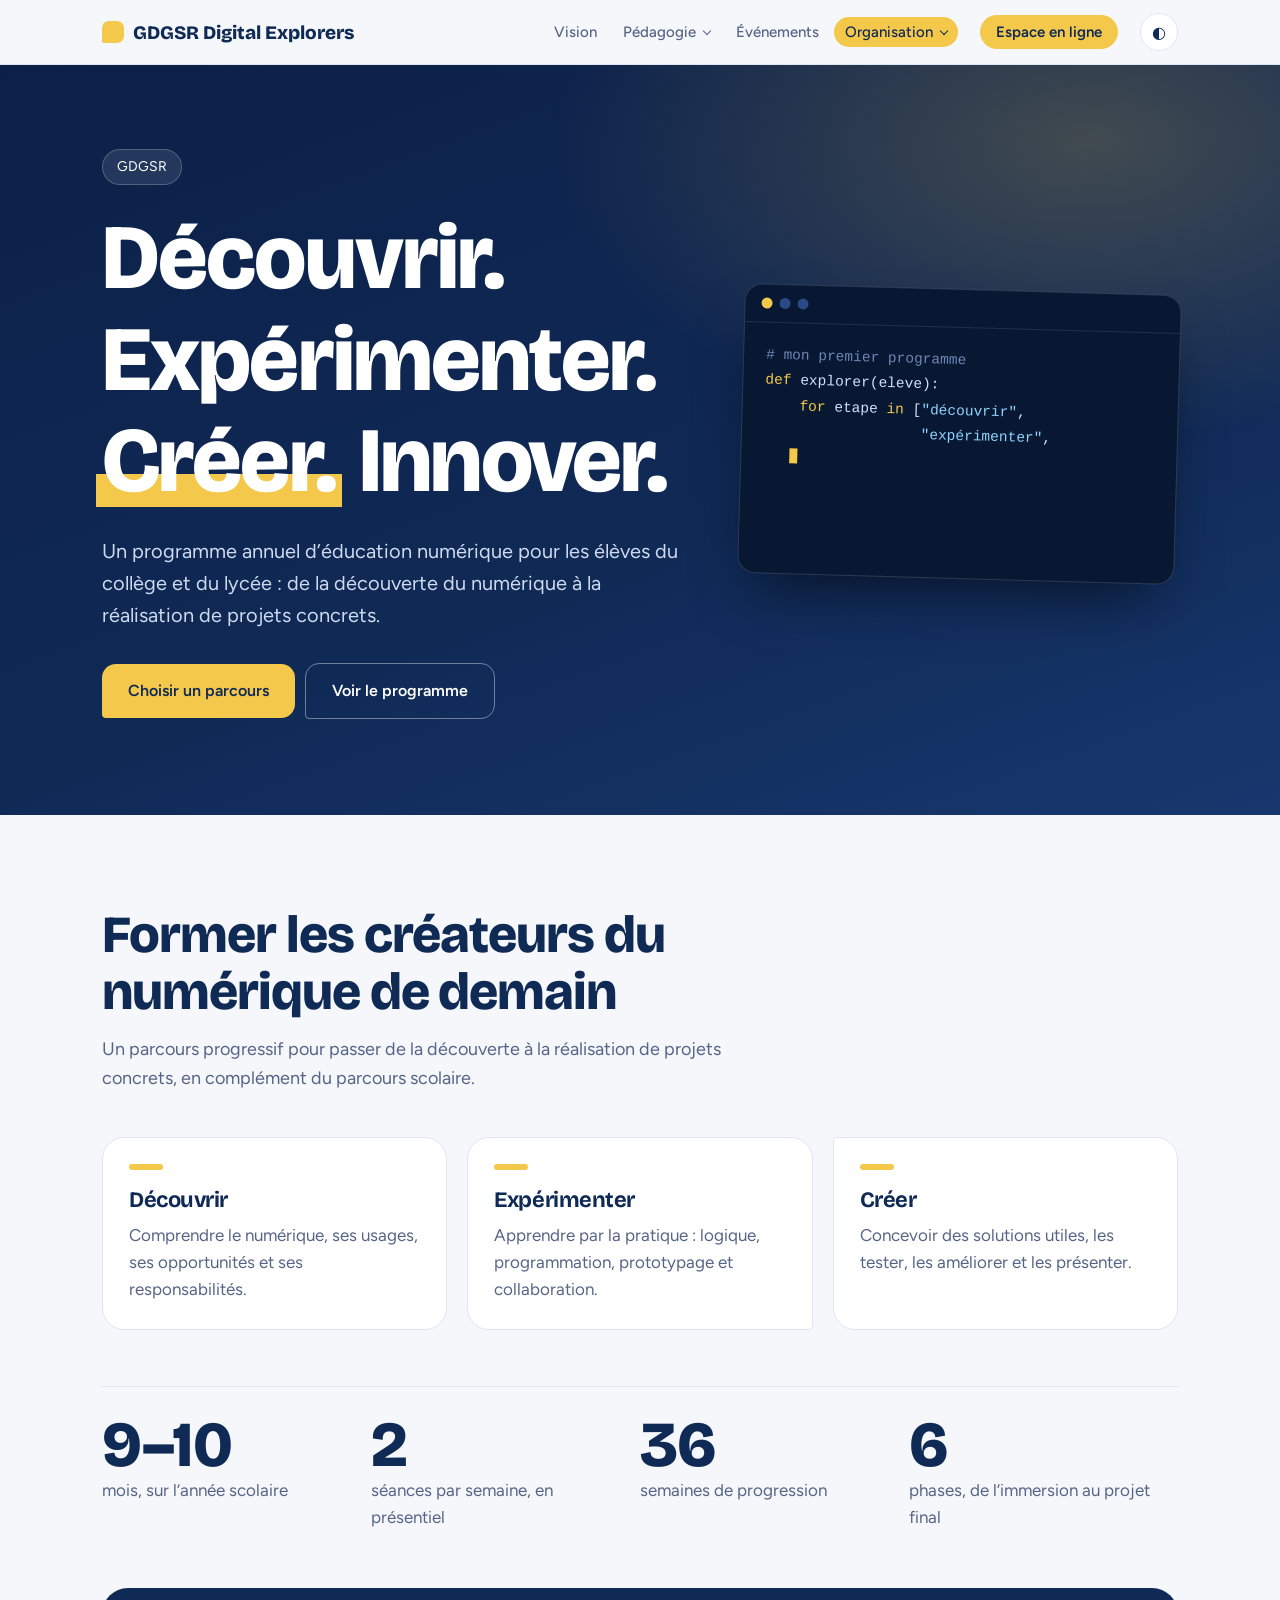
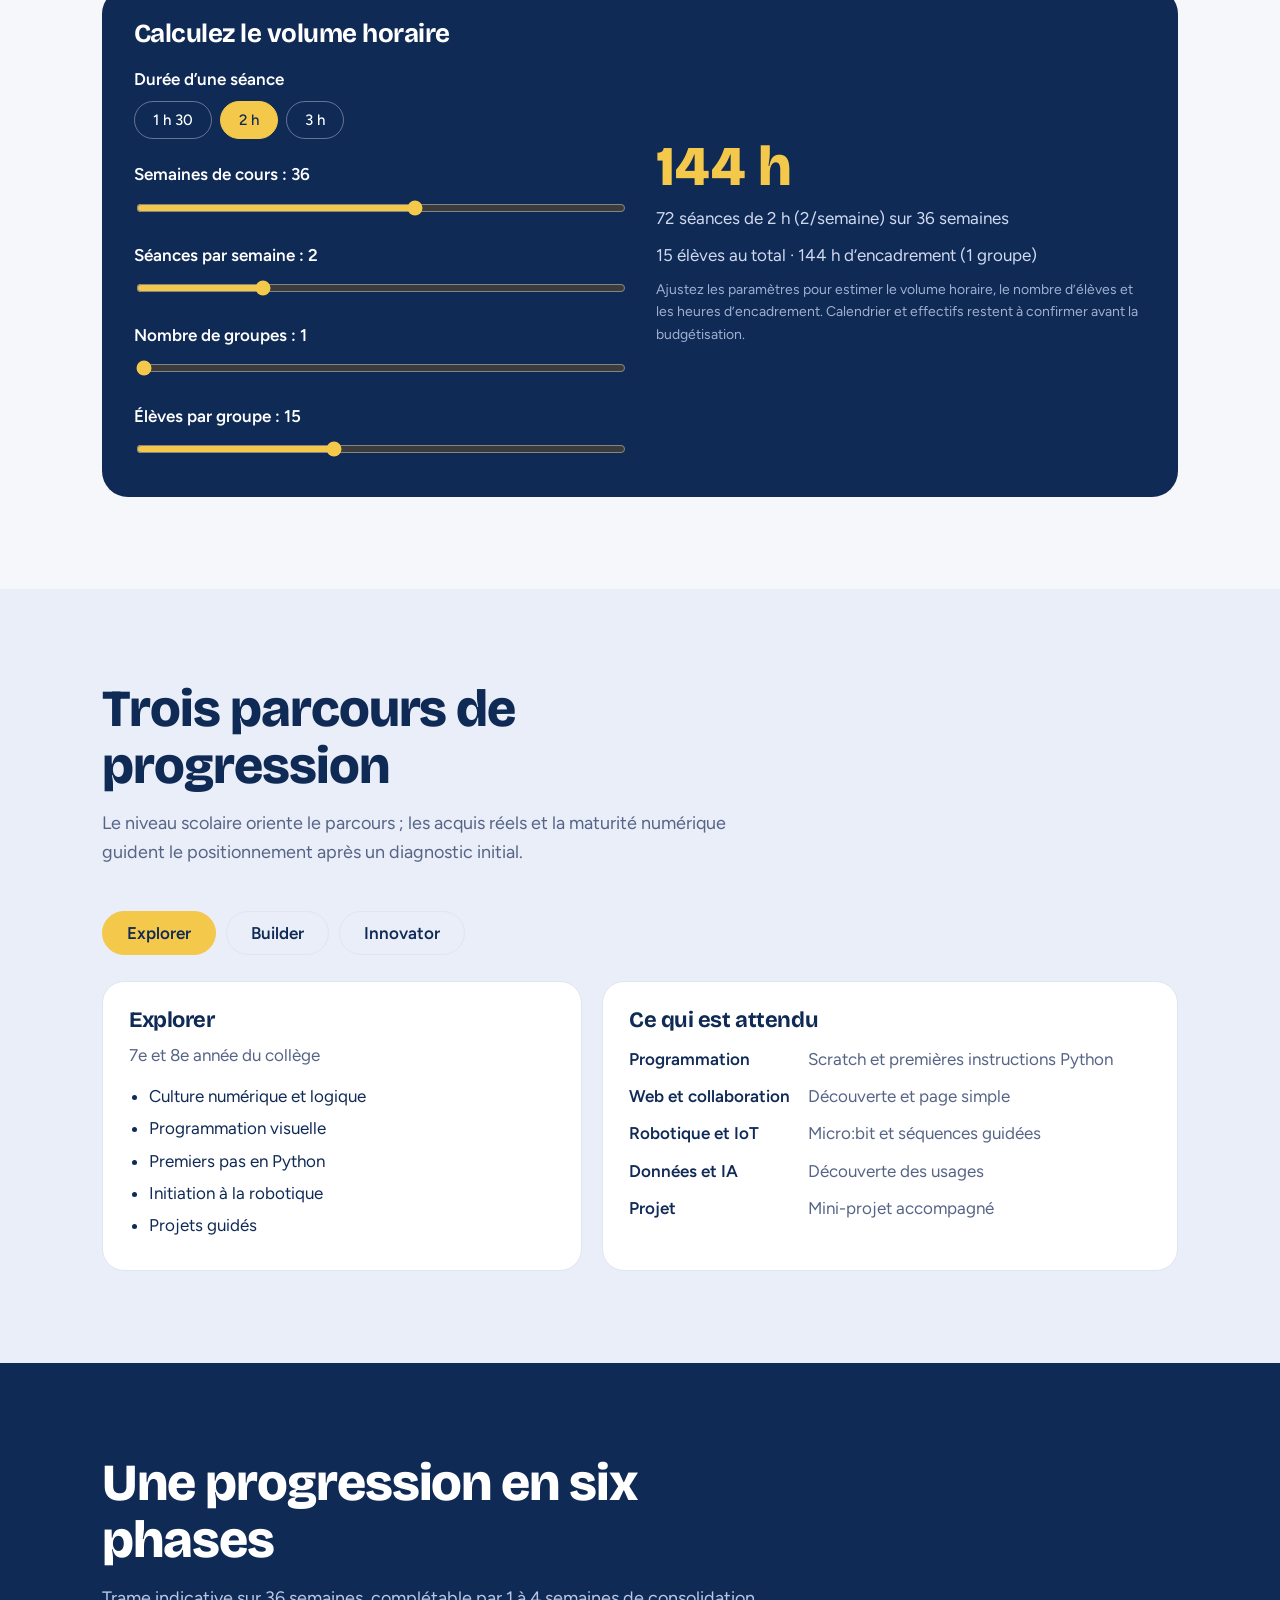
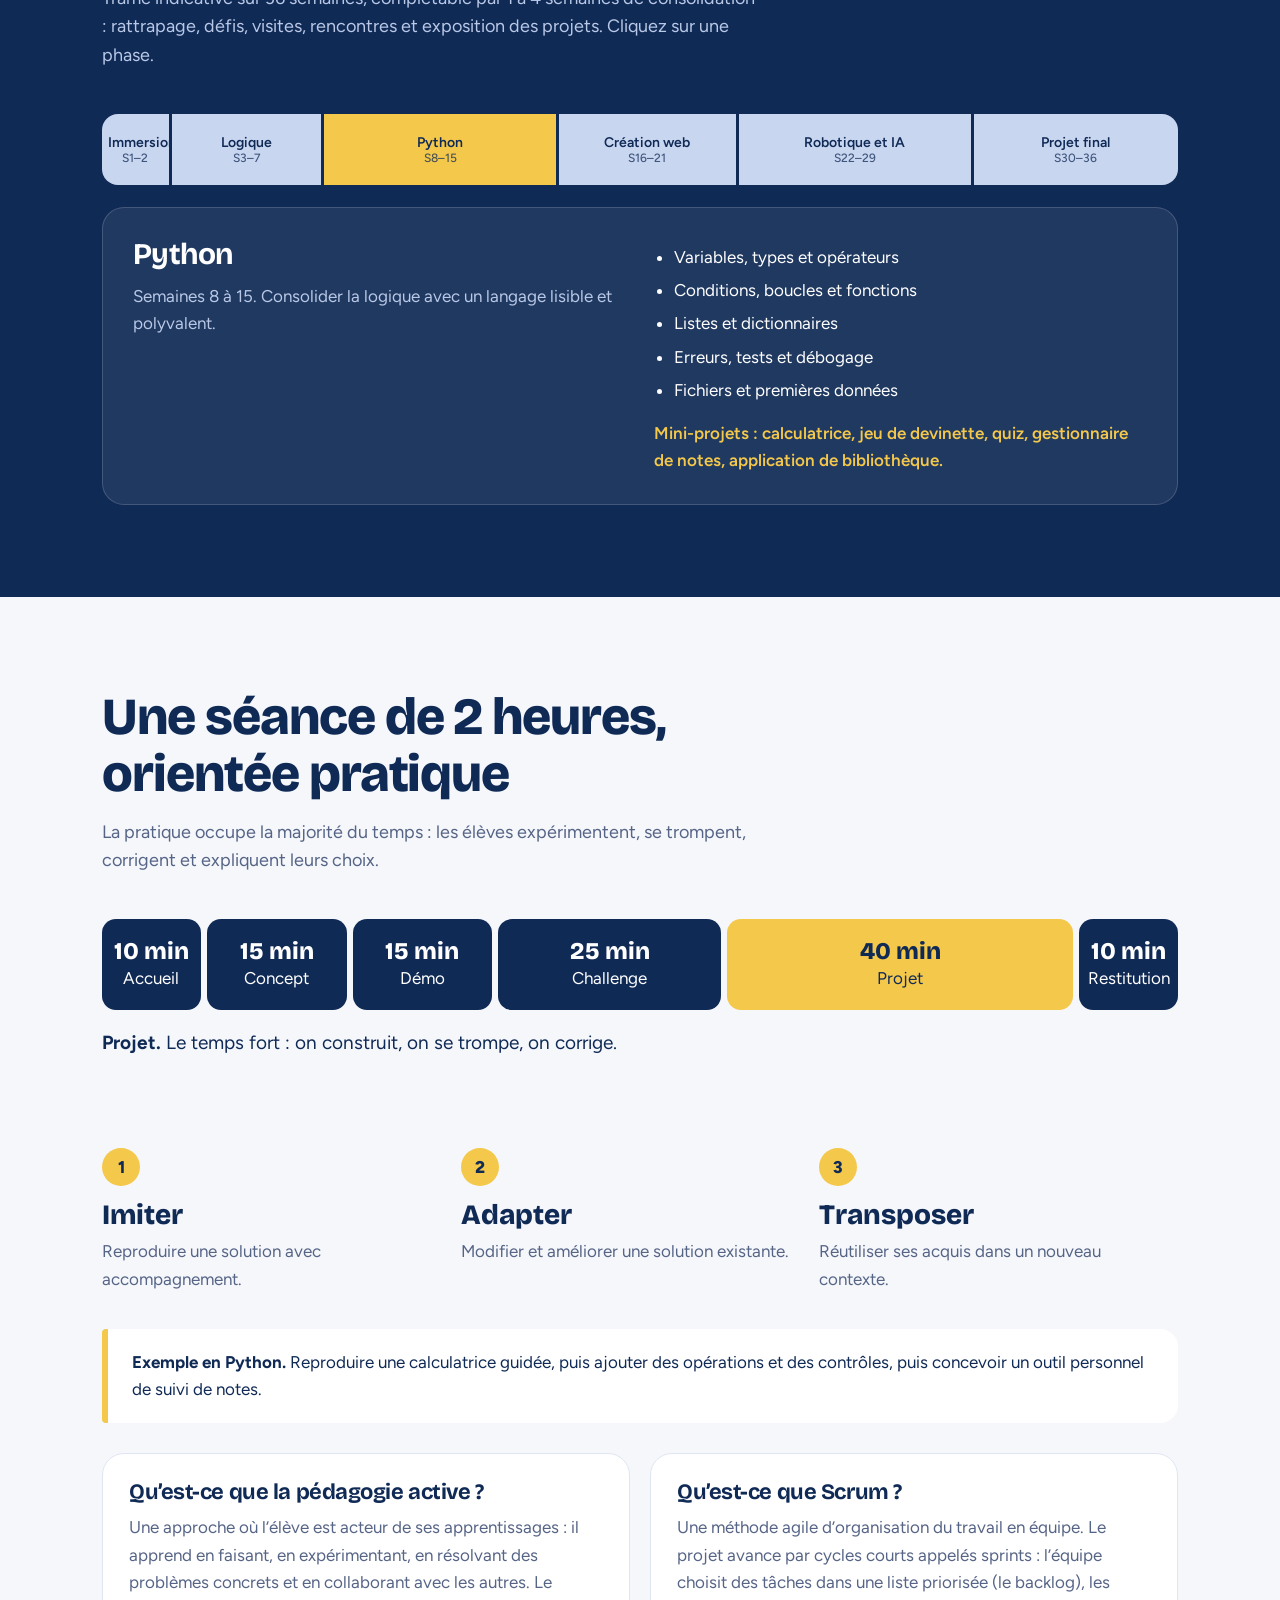
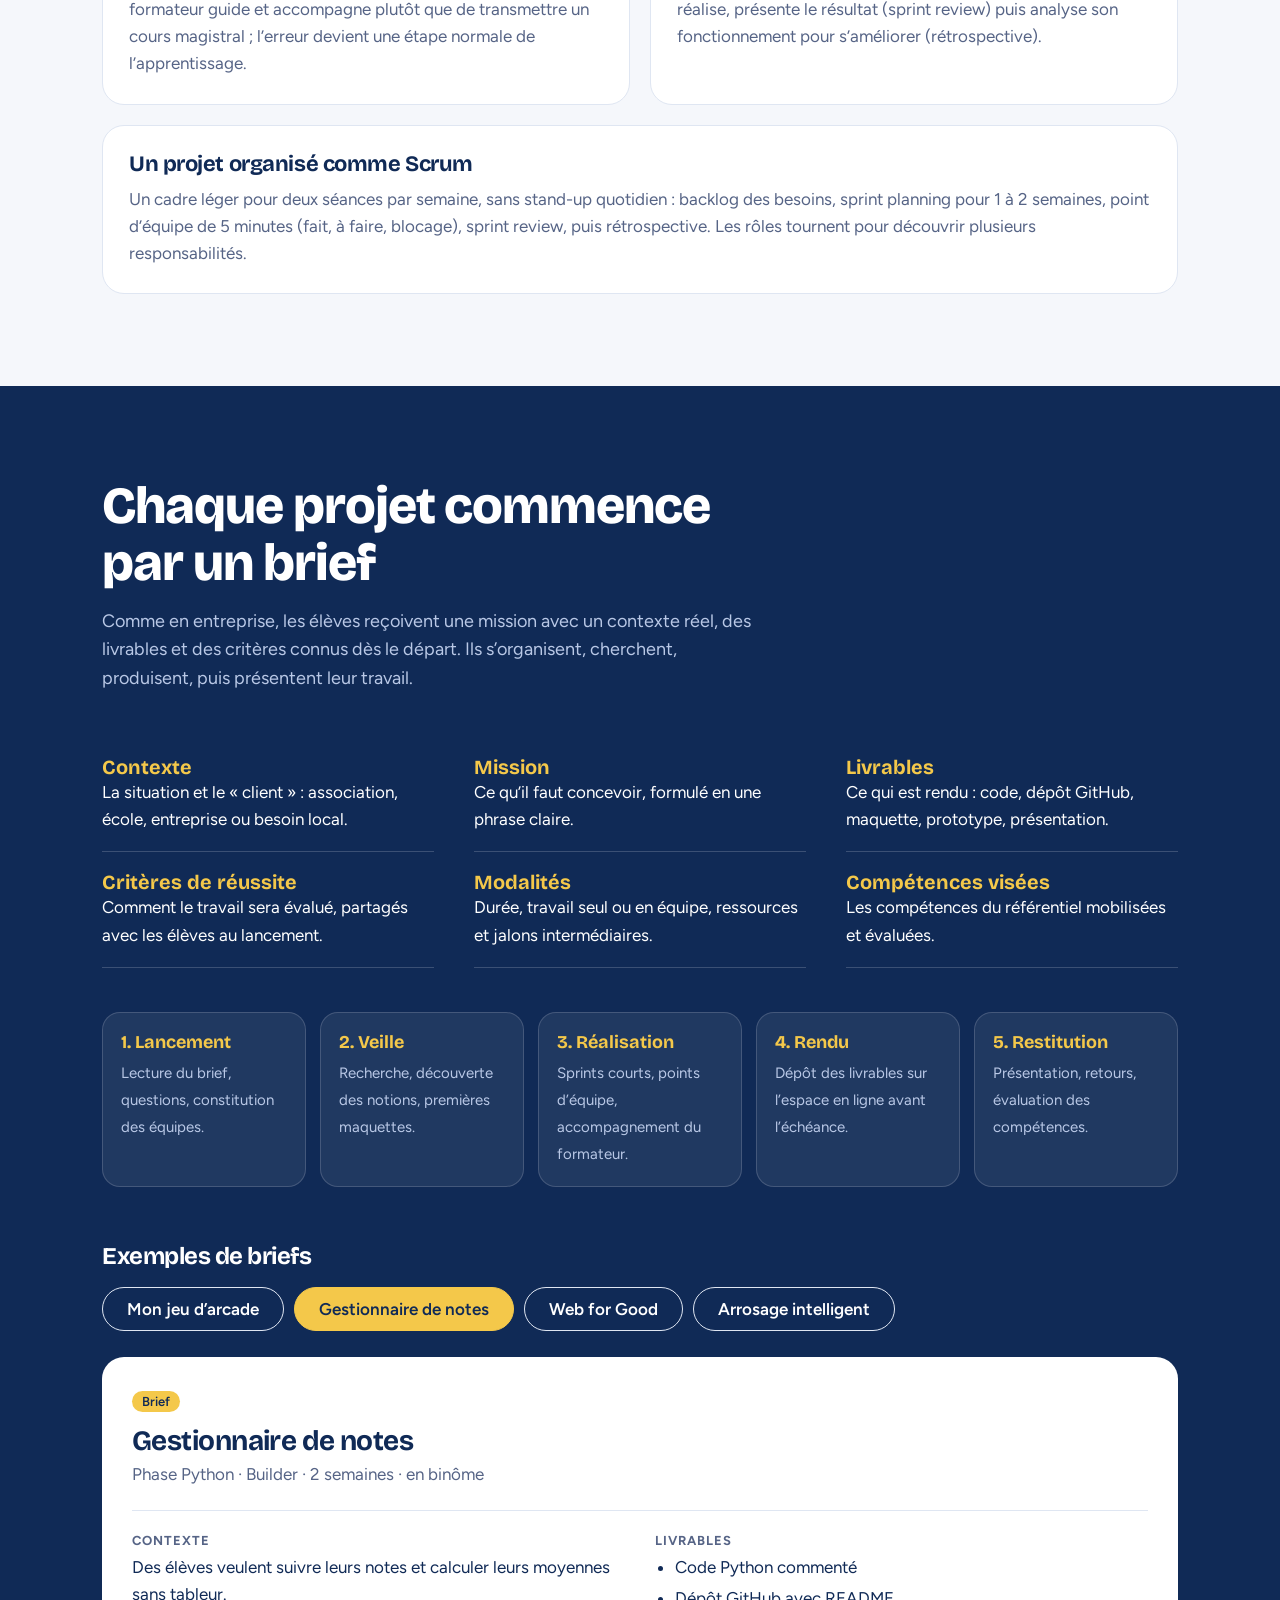
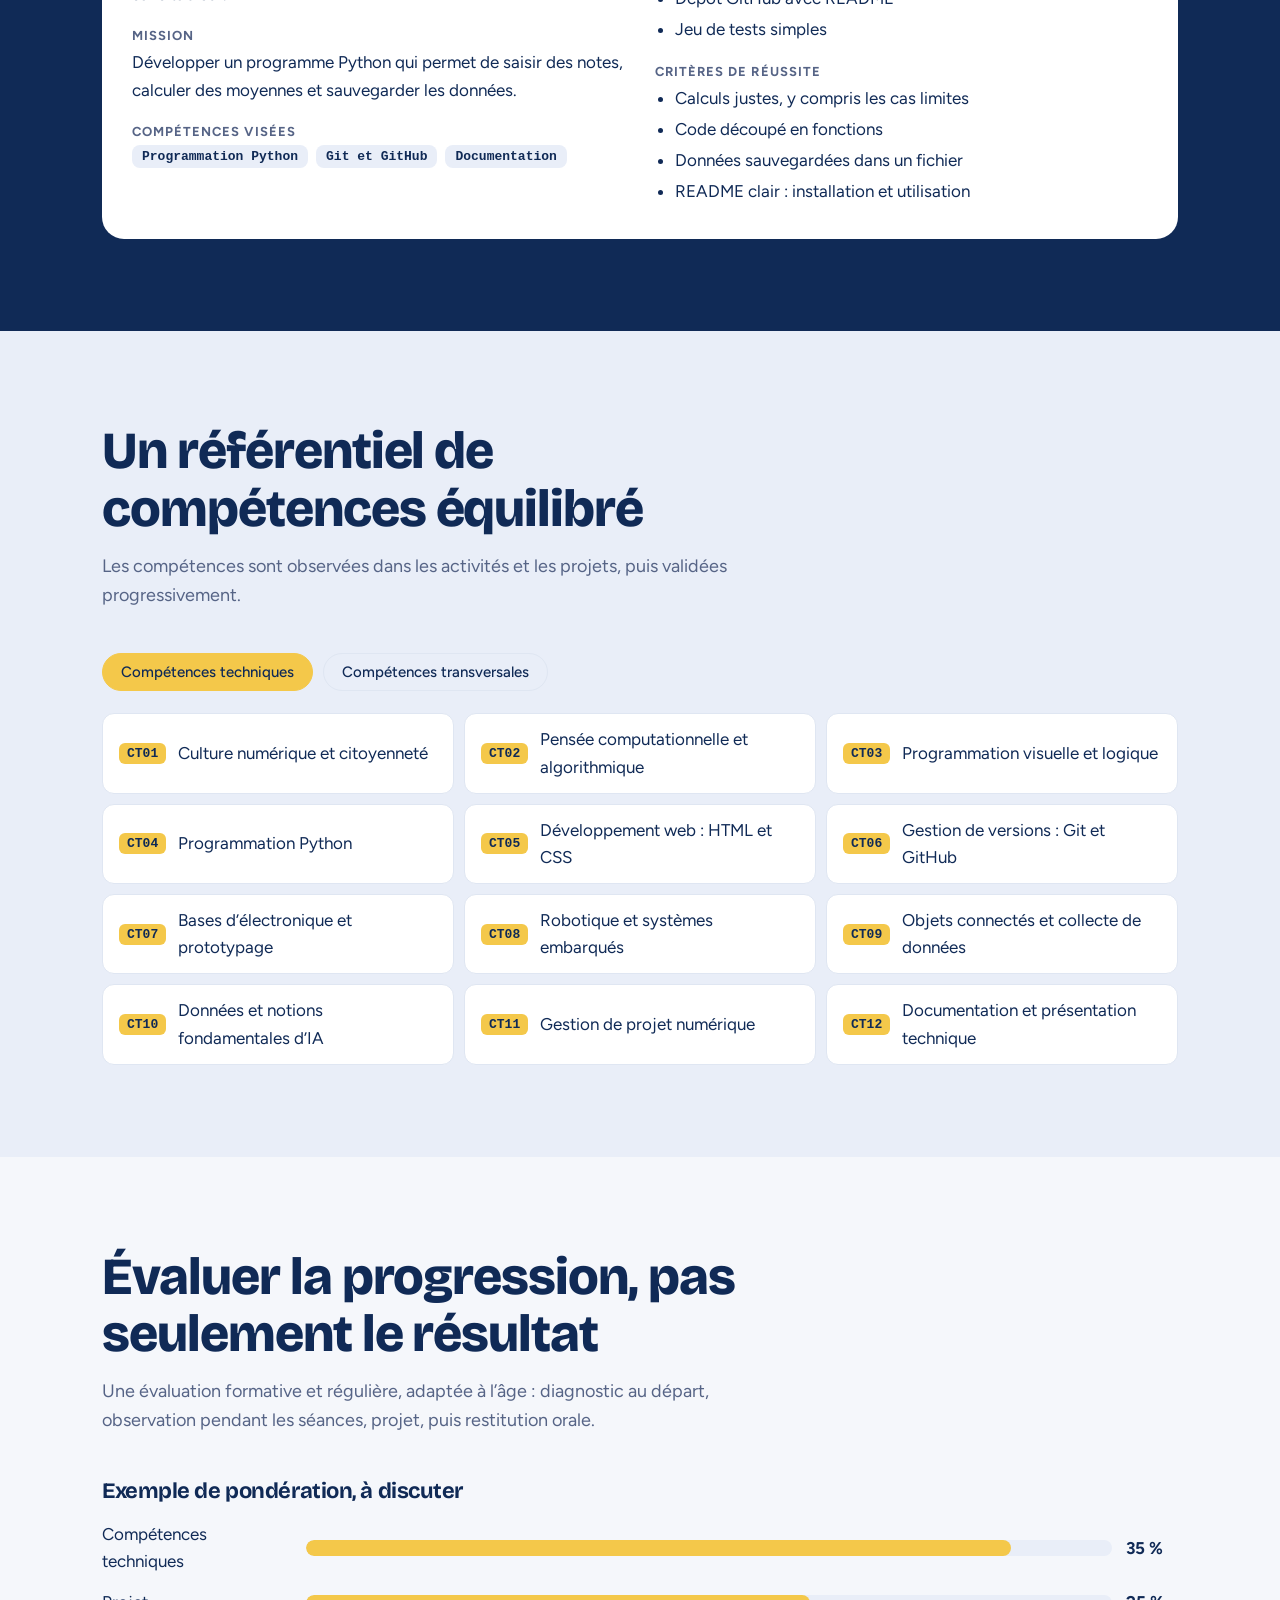
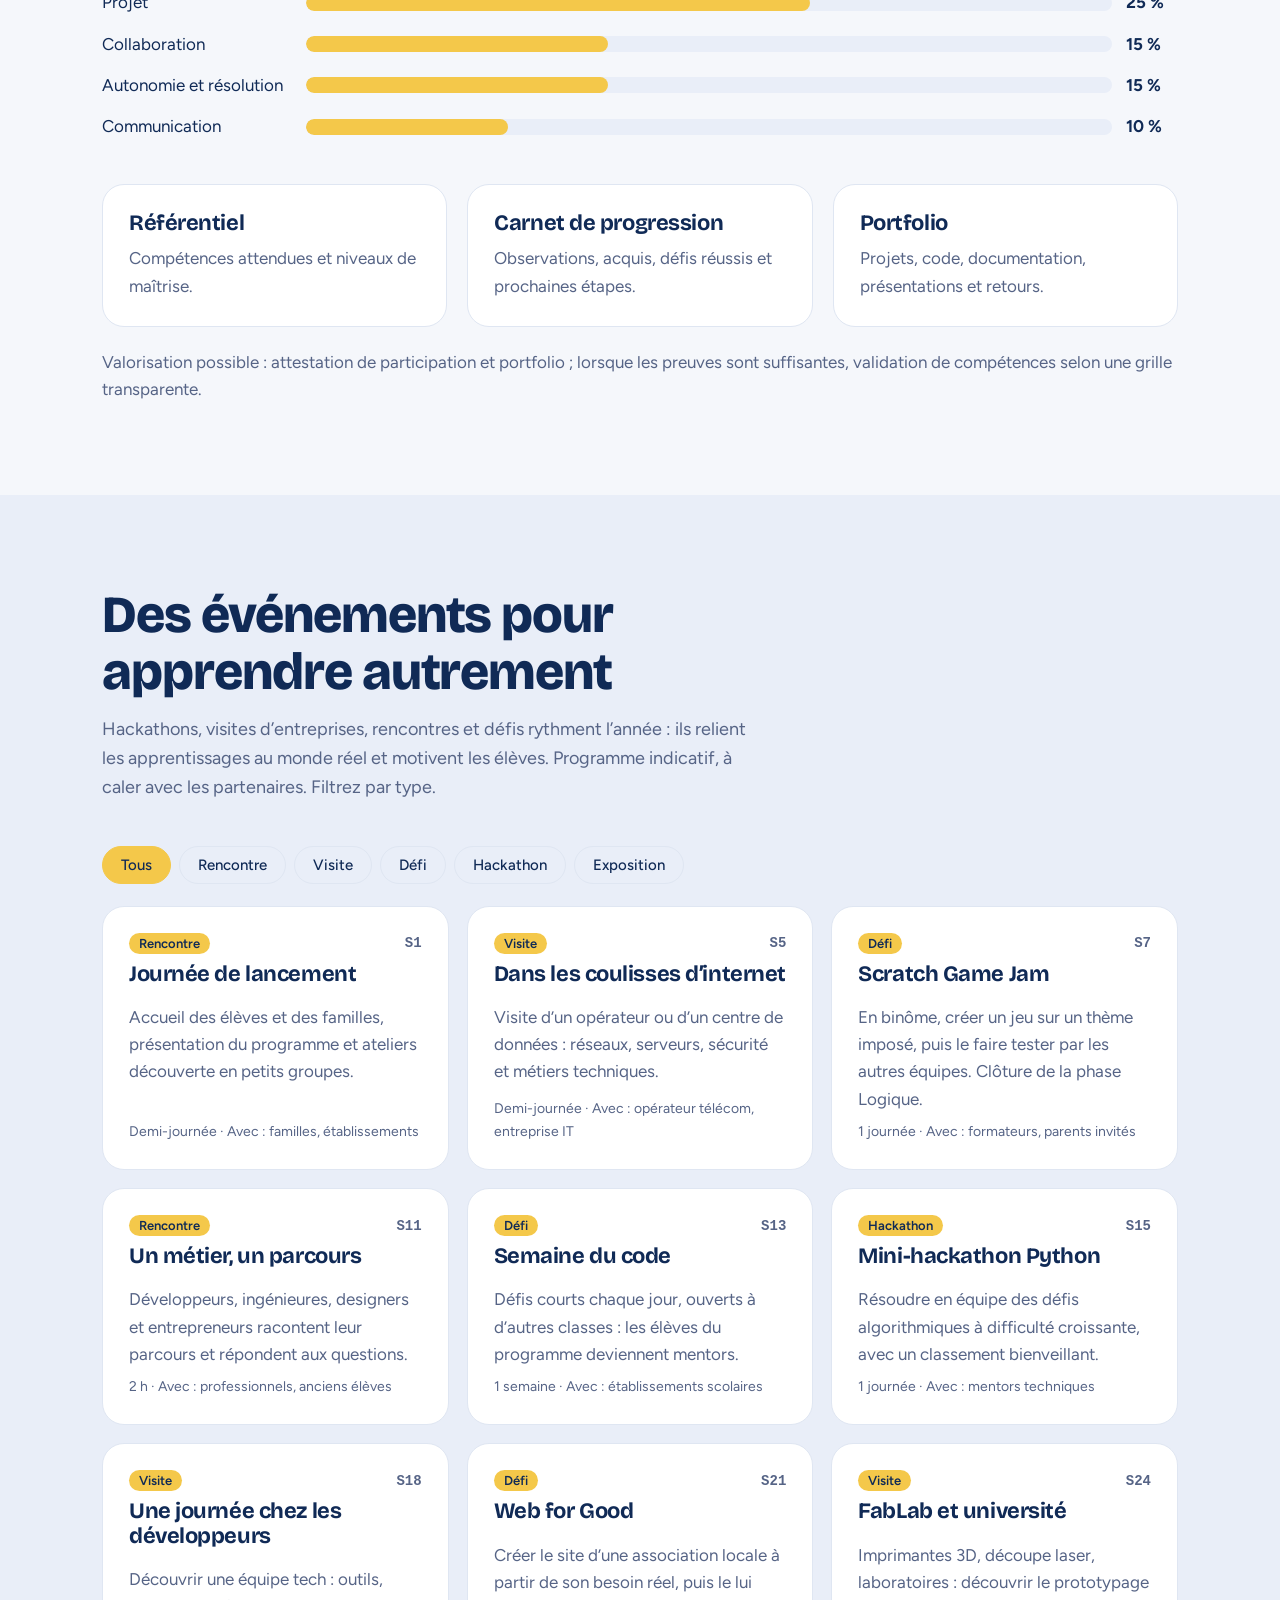
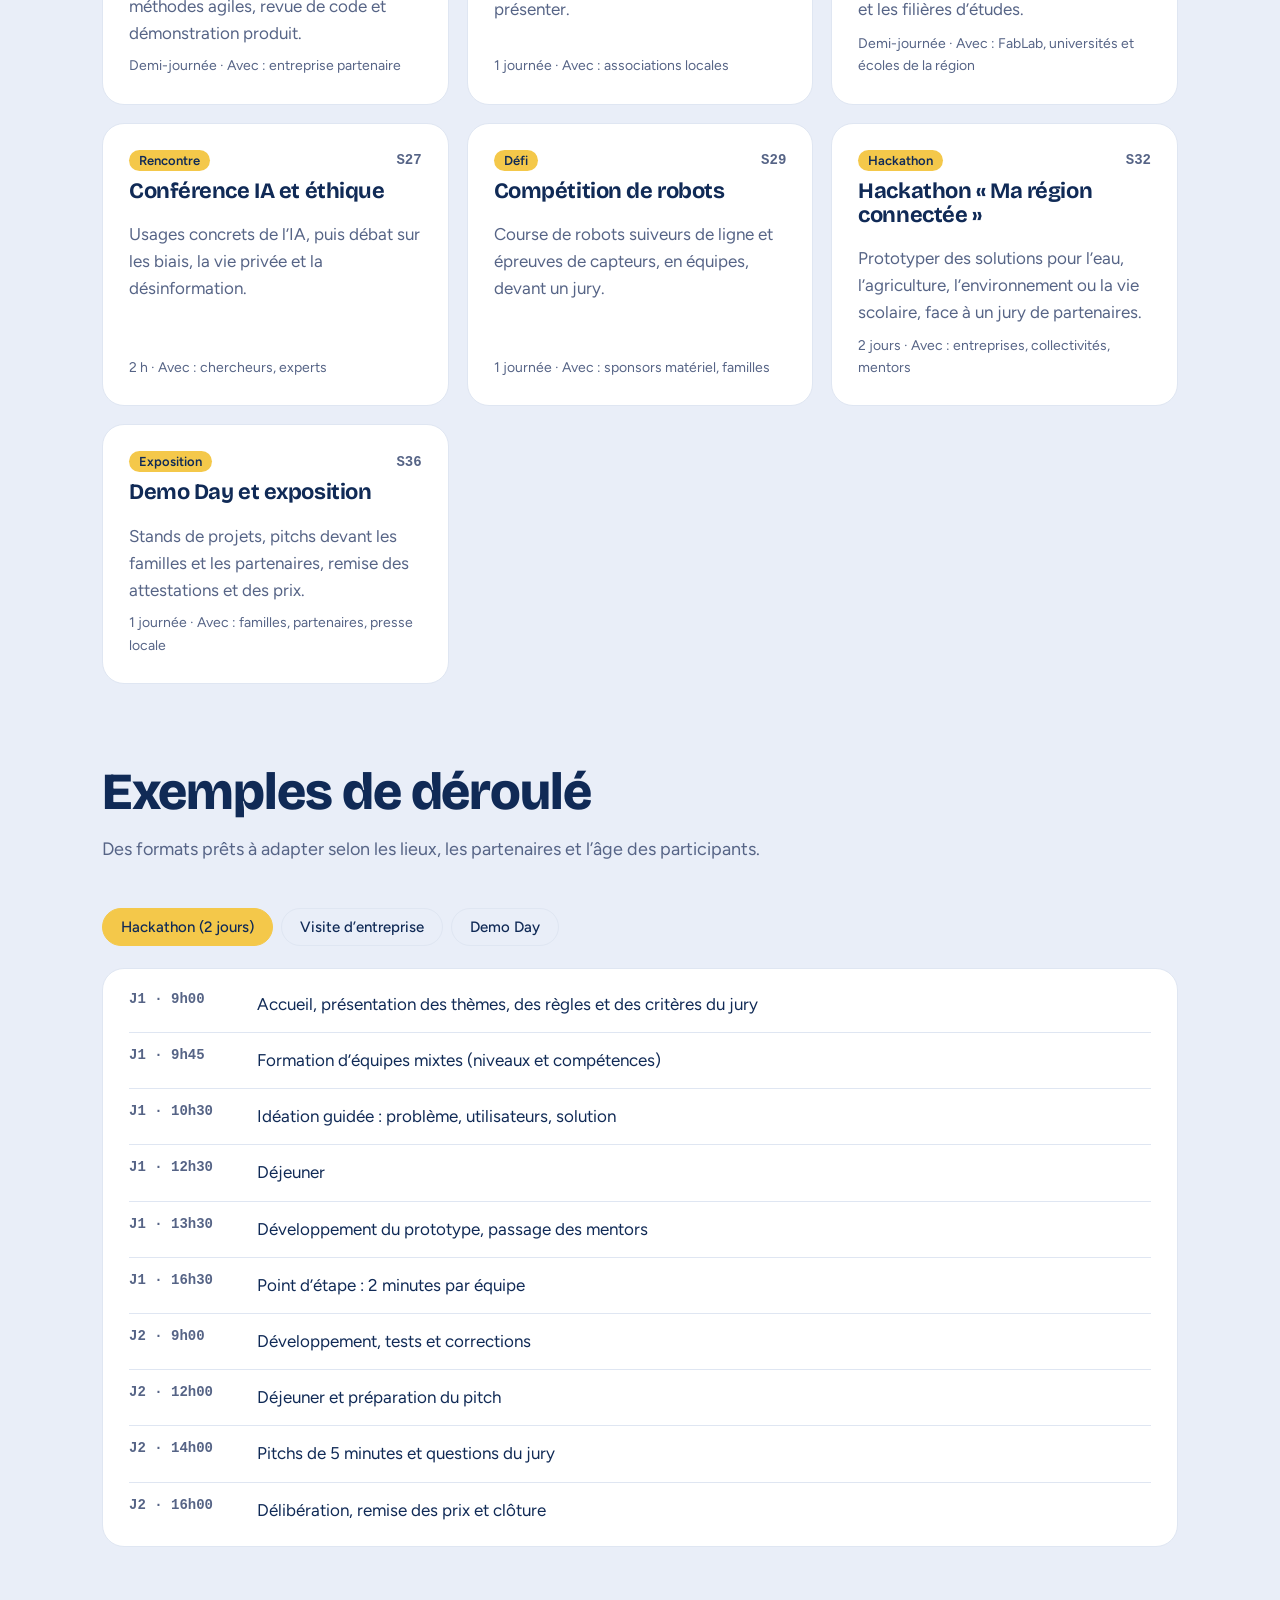
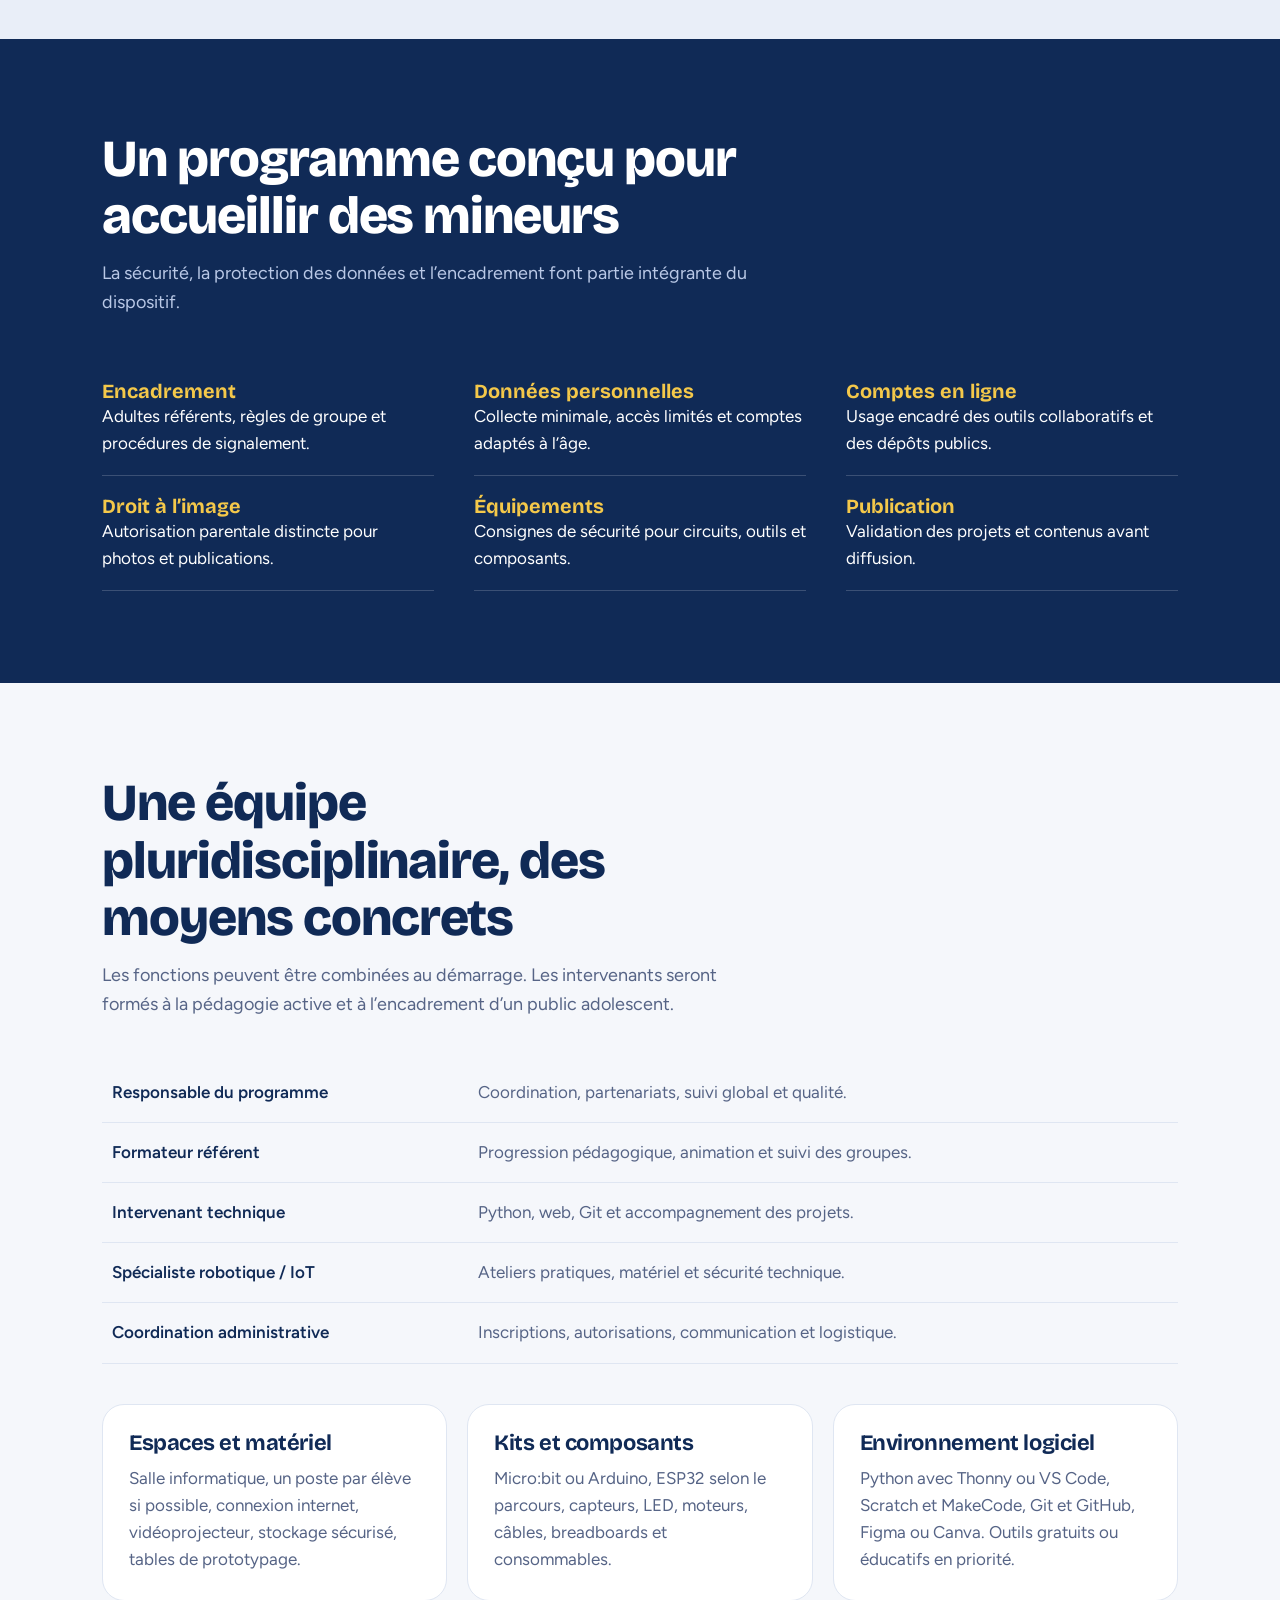
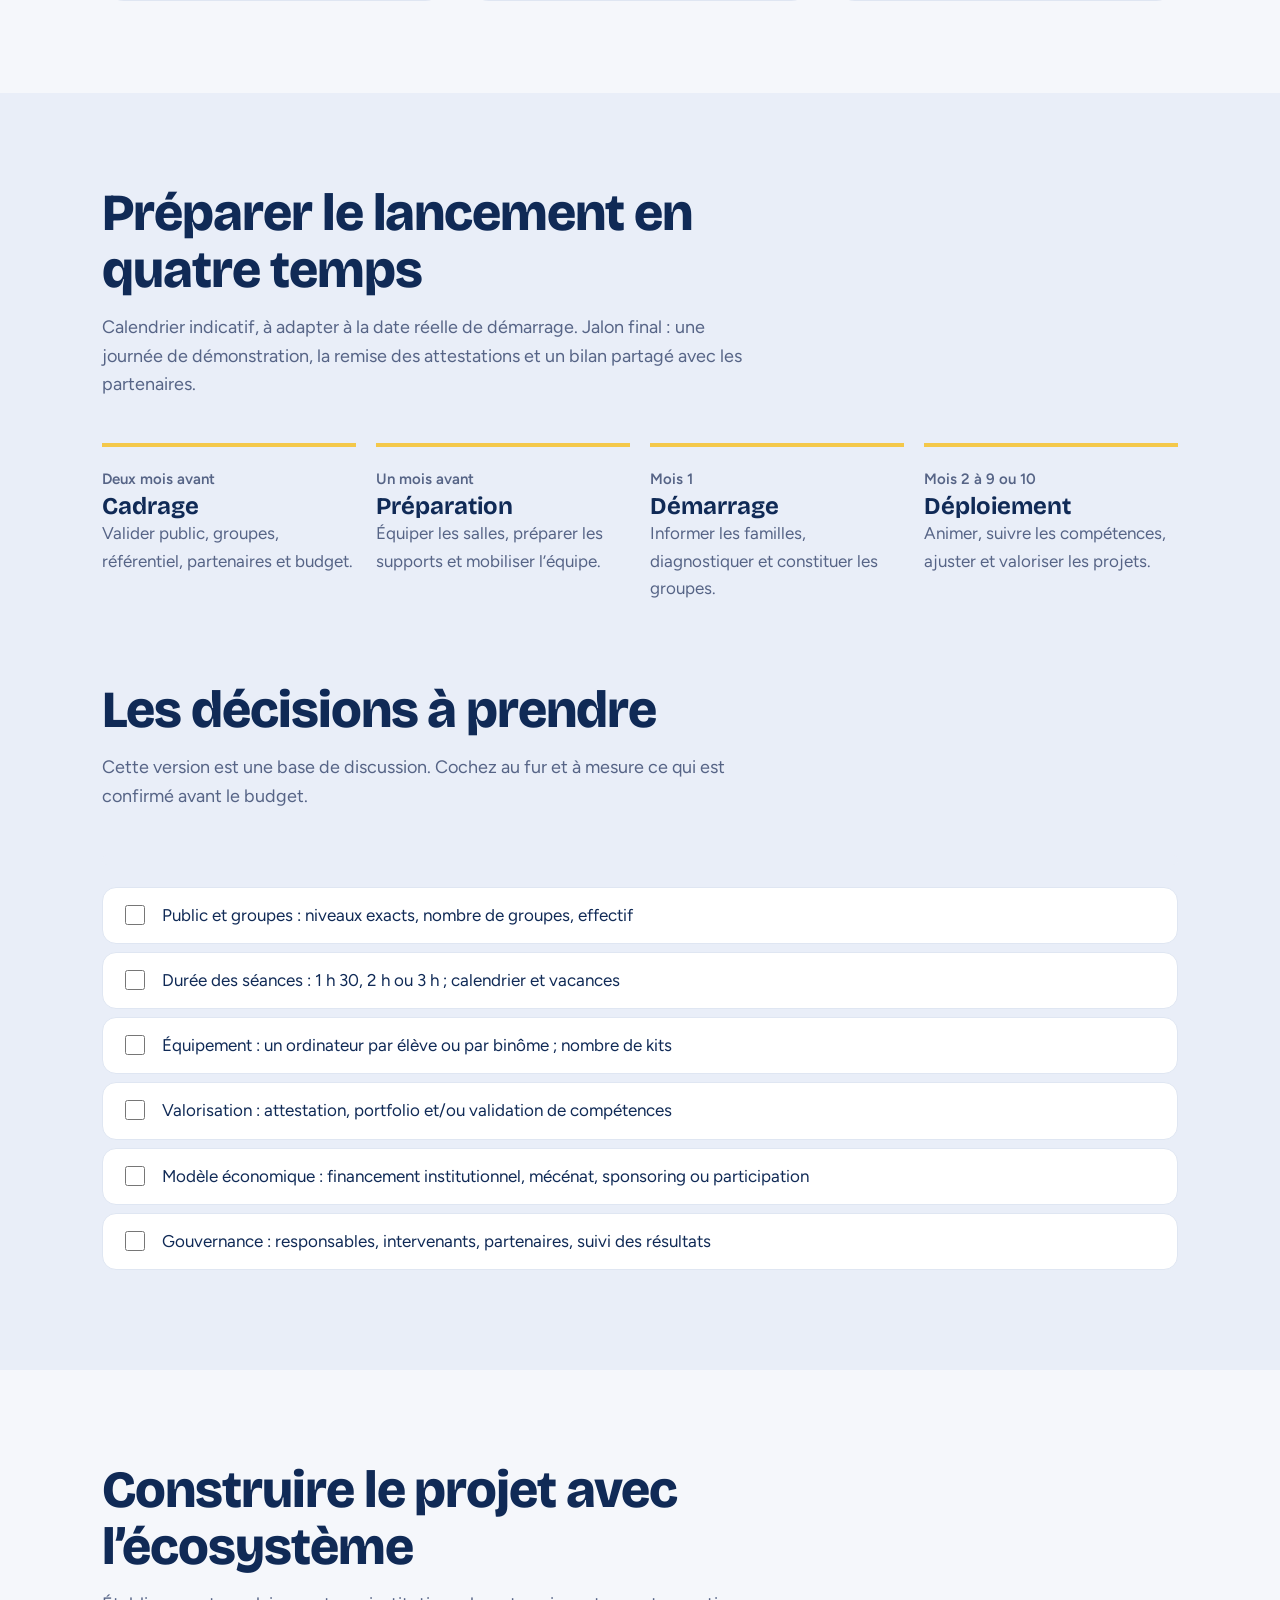
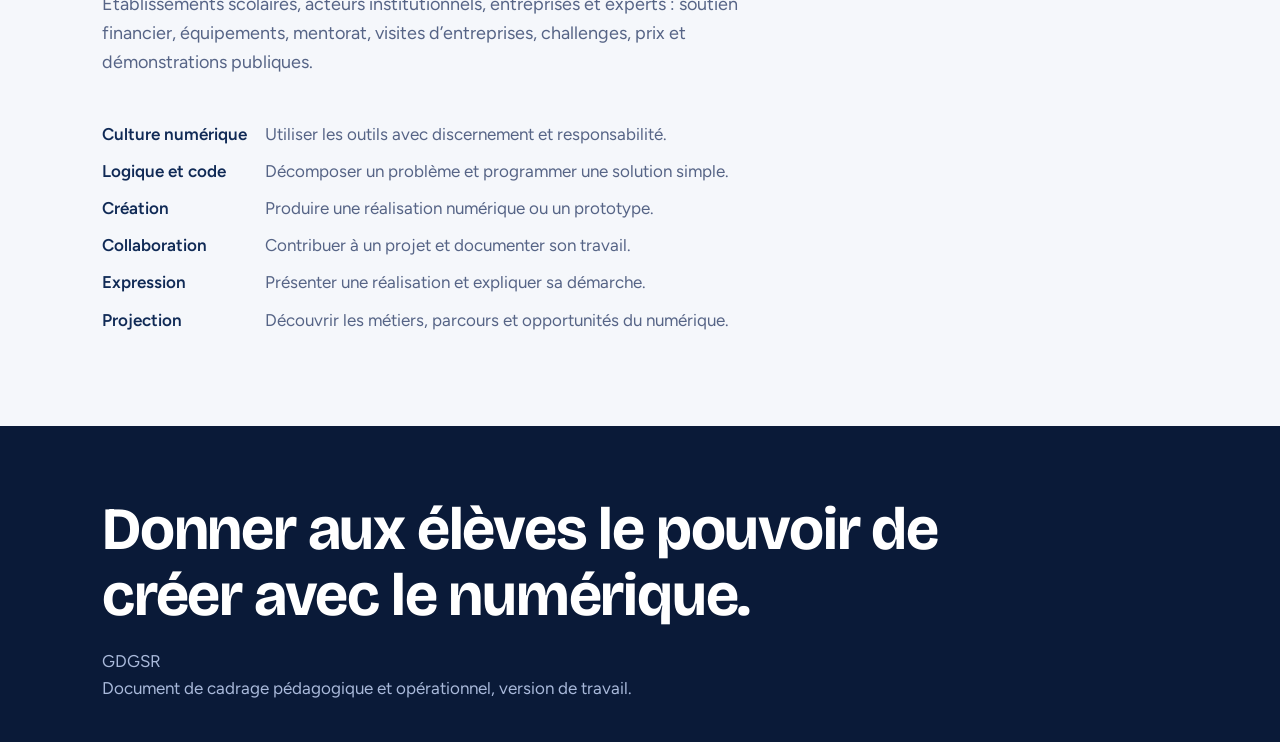
<file: index.html>
<!DOCTYPE html>
<html lang="fr">
<head>
<meta charset="utf-8">
<meta name="viewport" content="width=device-width, initial-scale=1, viewport-fit=cover">
<title>GDGSR Digital Explorers — Programme d’éducation numérique</title>
<link href="https://fonts.googleapis.com/css2?family=Bricolage+Grotesque:wght@500;700;800&family=Figtree:wght@400;500;600&display=swap" rel="stylesheet">
<link rel="stylesheet" href="styles.css">
</head>
<body>
<header><div class="wrap">
<a class="brand" href="#top"><i></i>GDGSR Digital Explorers</a>
<nav aria-label="Navigation principale">
<a href="#vision">Vision</a>
<div class="dd"><button aria-expanded="false" aria-haspopup="true">Pédagogie</button><div class="menu"><a href="#parcours">Parcours</a><a href="#programme">Programme</a><a href="#seance">Séance</a><a href="#briefs">Briefs</a><a href="#competences">Compétences</a><a href="#evaluation">Évaluation</a></div></div>
<a href="#evenements">Événements</a>
<div class="dd"><button aria-expanded="false" aria-haspopup="true">Organisation</button><div class="menu"><a href="#cadre">Cadre et sécurité</a><a href="#equipe">Équipe et moyens</a><a href="#lancement">Lancement</a></div></div>
</nav>
<a class="hbtn" href="auth.html">Espace en ligne</a>
<button id="th" aria-label="Changer de thème">◐</button>
</div></header>

<main id="top">
<div class="hero"><div class="wrap">
<div>
<small>GDGSR</small>
<h1>Découvrir. Expérimenter. <span>Créer.</span> Innover.</h1>
<p class="lead">Un programme annuel d’éducation numérique pour les élèves du collège et du lycée : de la découverte du numérique à la réalisation de projets concrets.</p>
<a class="btn" href="#parcours">Choisir un parcours</a><a class="btn ghost" href="#programme">Voir le programme</a>
</div>
<div class="term" aria-hidden="true"><div class="bar"><b></b><b></b><b></b></div><pre id="code"></pre></div>
</div></div>

<section id="vision"><div class="wrap">
<div class="hd rv"><h2>Former les créateurs du numérique de demain</h2><p>Un parcours progressif pour passer de la découverte à la réalisation de projets concrets, en complément du parcours scolaire.</p></div>
<div class="g3 vis rv">
<div class="card"><h3>Découvrir</h3><p class="mut">Comprendre le numérique, ses usages, ses opportunités et ses responsabilités.</p></div>
<div class="card"><h3>Expérimenter</h3><p class="mut">Apprendre par la pratique : logique, programmation, prototypage et collaboration.</p></div>
<div class="card"><h3>Créer</h3><p class="mut">Concevoir des solutions utiles, les tester, les améliorer et les présenter.</p></div>
</div>
<div class="stats rv">
<div class="stat"><b id="st-m" data-n="10" data-p="9–">0</b><span>mois, sur l’année scolaire</span></div>
<div class="stat"><b id="st-s" data-n="2">0</b><span>séances par semaine, en présentiel</span></div>
<div class="stat"><b id="st-w" data-n="36">0</b><span>semaines de progression</span></div>
<div class="stat"><b data-n="6">0</b><span>phases, de l’immersion au projet final</span></div>
</div>
<div class="calc rv">
<div><h3 style="font-size:26px;margin-bottom:18px">Calculez le volume horaire</h3>
<label>Durée d’une séance</label><div class="seg" id="dur"><button data-v="1.5">1 h 30</button><button data-v="2" class="on">2 h</button><button data-v="3">3 h</button></div>
<label for="wk">Semaines de cours : <span id="wkv">36</span></label><input type="range" id="wk" min="20" max="48" value="36">
<label for="spw">Séances par semaine : <span id="spwv">2</span></label><input type="range" id="spw" min="1" max="5" value="2">
<label for="grp">Nombre de groupes : <span id="grpv">1</span></label><input type="range" id="grp" min="1" max="10" value="1">
<label for="jpg">Élèves par groupe : <span id="jpgv">15</span></label><input type="range" id="jpg" min="5" max="30" value="15"></div>
<div><output id="hrs">144 h</output><p id="ses" style="margin-top:10px;color:#cfdaf0"></p><p id="tot" style="margin-top:10px;color:#cfdaf0"></p><p style="margin-top:10px;font-size:14px;color:#9fb0cf">Ajustez les paramètres pour estimer le volume horaire, le nombre d’élèves et les heures d’encadrement. Calendrier et effectifs restent à confirmer avant la budgétisation.</p></div>
</div>
</div></section>

<section id="parcours" class="alt"><div class="wrap">
<div class="hd rv"><h2>Trois parcours de progression</h2><p>Le niveau scolaire oriente le parcours ; les acquis réels et la maturité numérique guident le positionnement après un diagnostic initial.</p></div>
<div class="tabs" id="tabs" role="tablist"></div>
<div class="pane" id="pane"></div>
</div></section>

<section id="programme" class="dk"><div class="wrap">
<div class="hd rv"><h2>Une progression en six phases</h2><p>Trame indicative sur 36 semaines, complétable par 1 à 4 semaines de consolidation : rattrapage, défis, visites, rencontres et exposition des projets. Cliquez sur une phase.</p></div>
<div class="tl" id="tl" role="tablist"></div>
<div class="ph" id="ph" aria-live="polite"></div>
</div></section>

<section id="seance"><div class="wrap">
<div class="hd rv"><h2>Une séance de 2 heures, orientée pratique</h2><p>La pratique occupe la majorité du temps : les élèves expérimentent, se trompent, corrigent et expliquent leurs choix.</p></div>
<div class="sess" id="sess"></div>
<p class="sinfo" id="sinfo"></p>
<div class="three rv" style="margin-top:54px"><div><span class="n">1</span><b>Imiter</b><p class="mut">Reproduire une solution avec accompagnement.</p></div><div><span class="n">2</span><b>Adapter</b><p class="mut">Modifier et améliorer une solution existante.</p></div><div><span class="n">3</span><b>Transposer</b><p class="mut">Réutiliser ses acquis dans un nouveau contexte.</p></div></div>
<div class="ex rv"><b>Exemple en Python.</b> Reproduire une calculatrice guidée, puis ajouter des opérations et des contrôles, puis concevoir un outil personnel de suivi de notes.</div>
<div class="g3 rv" style="margin-top:30px">
<div class="card"><h3>Qu’est-ce que la pédagogie active ?</h3><p class="mut">Une approche où l’élève est acteur de ses apprentissages : il apprend en faisant, en expérimentant, en résolvant des problèmes concrets et en collaborant avec les autres. Le formateur guide et accompagne plutôt que de transmettre un cours magistral ; l’erreur devient une étape normale de l’apprentissage.</p></div>
<div class="card"><h3>Qu’est-ce que Scrum ?</h3><p class="mut">Une méthode agile d’organisation du travail en équipe. Le projet avance par cycles courts appelés sprints : l’équipe choisit des tâches dans une liste priorisée (le backlog), les réalise, présente le résultat (sprint review) puis analyse son fonctionnement pour s’améliorer (rétrospective).</p></div>
</div>
<div class="card rv" style="margin-top:20px"><h3>Un projet organisé comme Scrum</h3><p class="mut">Un cadre léger pour deux séances par semaine, sans stand-up quotidien : backlog des besoins, sprint planning pour 1 à 2 semaines, point d’équipe de 5 minutes (fait, à faire, blocage), sprint review, puis rétrospective. Les rôles tournent pour découvrir plusieurs responsabilités.</p></div>
</div></section>

<section id="briefs" class="dk"><div class="wrap">
<div class="hd rv"><h2>Chaque projet commence par un brief</h2><p>Comme en entreprise, les élèves reçoivent une mission avec un contexte réel, des livrables et des critères connus dès le départ. Ils s’organisent, cherchent, produisent, puis présentent leur travail.</p></div>
<div class="safe rv">
<div><b>Contexte</b>La situation et le « client » : association, école, entreprise ou besoin local.</div>
<div><b>Mission</b>Ce qu’il faut concevoir, formulé en une phrase claire.</div>
<div><b>Livrables</b>Ce qui est rendu : code, dépôt GitHub, maquette, prototype, présentation.</div>
<div><b>Critères de réussite</b>Comment le travail sera évalué, partagés avec les élèves au lancement.</div>
<div><b>Modalités</b>Durée, travail seul ou en équipe, ressources et jalons intermédiaires.</div>
<div><b>Compétences visées</b>Les compétences du référentiel mobilisées et évaluées.</div>
</div>
<div class="cyc rv">
<div><b>1. Lancement</b><small>Lecture du brief, questions, constitution des équipes.</small></div>
<div><b>2. Veille</b><small>Recherche, découverte des notions, premières maquettes.</small></div>
<div><b>3. Réalisation</b><small>Sprints courts, points d’équipe, accompagnement du formateur.</small></div>
<div><b>4. Rendu</b><small>Dépôt des livrables sur l’espace en ligne avant l’échéance.</small></div>
<div><b>5. Restitution</b><small>Présentation, retours, évaluation des compétences.</small></div>
</div>
<h3 style="font-size:24px;margin-bottom:18px">Exemples de briefs</h3>
<div class="tabs" id="bt" role="tablist"></div>
<div id="bf" aria-live="polite"></div>
</div></section>

<section id="competences" class="alt"><div class="wrap">
<div class="hd rv"><h2>Un référentiel de compétences équilibré</h2><p>Les compétences sont observées dans les activités et les projets, puis validées progressivement.</p></div>
<div class="chips"><button class="chip on" data-k="CT">Compétences techniques</button><button class="chip" data-k="CS">Compétences transversales</button></div>
<div class="cl" id="cl"></div>
</div></section>

<section id="evaluation"><div class="wrap">
<div class="hd rv"><h2>Évaluer la progression, pas seulement le résultat</h2><p>Une évaluation formative et régulière, adaptée à l’âge : diagnostic au départ, observation pendant les séances, projet, puis restitution orale.</p></div>
<h3 style="font-size:22px;margin-bottom:18px">Exemple de pondération, à discuter</h3>
<div class="bars" id="bars"></div>
<div class="g3 rv" style="margin-top:44px">
<div class="card"><h3>Référentiel</h3><p class="mut">Compétences attendues et niveaux de maîtrise.</p></div>
<div class="card"><h3>Carnet de progression</h3><p class="mut">Observations, acquis, défis réussis et prochaines étapes.</p></div>
<div class="card"><h3>Portfolio</h3><p class="mut">Projets, code, documentation, présentations et retours.</p></div>
</div>
<p class="mut rv" style="margin-top:22px">Valorisation possible : attestation de participation et portfolio ; lorsque les preuves sont suffisantes, validation de compétences selon une grille transparente.</p>
</div></section>

<section id="evenements" class="alt"><div class="wrap">
<div class="hd rv"><h2>Des événements pour apprendre autrement</h2><p>Hackathons, visites d’entreprises, rencontres et défis rythment l’année : ils relient les apprentissages au monde réel et motivent les élèves. Programme indicatif, à caler avec les partenaires. Filtrez par type.</p></div>
<div class="seg" id="evf"></div>
<div class="ev" id="ev"></div>
<div class="hd rv" style="margin-top:80px"><h2>Exemples de déroulé</h2><p>Des formats prêts à adapter selon les lieux, les partenaires et l’âge des participants.</p></div>
<div class="seg" id="agf"></div>
<div class="card ag" id="ag"></div>
</div></section>

<section id="cadre" class="dk"><div class="wrap">
<div class="hd rv"><h2>Un programme conçu pour accueillir des mineurs</h2><p>La sécurité, la protection des données et l’encadrement font partie intégrante du dispositif.</p></div>
<div class="safe rv">
<div><b>Encadrement</b>Adultes référents, règles de groupe et procédures de signalement.</div>
<div><b>Données personnelles</b>Collecte minimale, accès limités et comptes adaptés à l’âge.</div>
<div><b>Comptes en ligne</b>Usage encadré des outils collaboratifs et des dépôts publics.</div>
<div><b>Droit à l’image</b>Autorisation parentale distincte pour photos et publications.</div>
<div><b>Équipements</b>Consignes de sécurité pour circuits, outils et composants.</div>
<div><b>Publication</b>Validation des projets et contenus avant diffusion.</div>
</div>
</div></section>

<section id="equipe"><div class="wrap">
<div class="hd rv"><h2>Une équipe pluridisciplinaire, des moyens concrets</h2><p>Les fonctions peuvent être combinées au démarrage. Les intervenants seront formés à la pédagogie active et à l’encadrement d’un public adolescent.</p></div>
<table class="team rv"><tbody>
<tr><td>Responsable du programme</td><td class="mut">Coordination, partenariats, suivi global et qualité.</td></tr>
<tr><td>Formateur référent</td><td class="mut">Progression pédagogique, animation et suivi des groupes.</td></tr>
<tr><td>Intervenant technique</td><td class="mut">Python, web, Git et accompagnement des projets.</td></tr>
<tr><td>Spécialiste robotique / IoT</td><td class="mut">Ateliers pratiques, matériel et sécurité technique.</td></tr>
<tr><td>Coordination administrative</td><td class="mut">Inscriptions, autorisations, communication et logistique.</td></tr>
</tbody></table>
<div class="g3 rv" style="margin-top:40px">
<div class="card"><h3>Espaces et matériel</h3><p class="mut">Salle informatique, un poste par élève si possible, connexion internet, vidéoprojecteur, stockage sécurisé, tables de prototypage.</p></div>
<div class="card"><h3>Kits et composants</h3><p class="mut">Micro:bit ou Arduino, ESP32 selon le parcours, capteurs, LED, moteurs, câbles, breadboards et consommables.</p></div>
<div class="card"><h3>Environnement logiciel</h3><p class="mut">Python avec Thonny ou VS Code, Scratch et MakeCode, Git et GitHub, Figma ou Canva. Outils gratuits ou éducatifs en priorité.</p></div>
</div>
</div></section>

<section id="lancement" class="alt"><div class="wrap">
<div class="hd rv"><h2>Préparer le lancement en quatre temps</h2><p>Calendrier indicatif, à adapter à la date réelle de démarrage. Jalon final : une journée de démonstration, la remise des attestations et un bilan partagé avec les partenaires.</p></div>
<div class="steps rv">
<div><span>Deux mois avant</span><b>Cadrage</b><p class="mut">Valider public, groupes, référentiel, partenaires et budget.</p></div>
<div><span>Un mois avant</span><b>Préparation</b><p class="mut">Équiper les salles, préparer les supports et mobiliser l’équipe.</p></div>
<div><span>Mois 1</span><b>Démarrage</b><p class="mut">Informer les familles, diagnostiquer et constituer les groupes.</p></div>
<div><span>Mois 2 à 9 ou 10</span><b>Déploiement</b><p class="mut">Animer, suivre les compétences, ajuster et valoriser les projets.</p></div>
</div>
<div class="hd rv" style="margin-top:80px"><h2>Les décisions à prendre</h2><p>Cette version est une base de discussion. Cochez au fur et à mesure ce qui est confirmé avant le budget.</p></div>
<div class="prog"><i id="pg"></i></div>
<div class="ok"><ul id="ok"></ul></div>
</div></section>

<section><div class="wrap">
<div class="hd rv"><h2>Construire le projet avec l’écosystème</h2><p>Établissements scolaires, acteurs institutionnels, entreprises et experts : soutien financier, équipements, mentorat, visites d’entreprises, challenges, prix et démonstrations publiques.</p></div>
<div class="dl rv"><dt>Culture numérique</dt><dd>Utiliser les outils avec discernement et responsabilité.</dd><dt>Logique et code</dt><dd>Décomposer un problème et programmer une solution simple.</dd><dt>Création</dt><dd>Produire une réalisation numérique ou un prototype.</dd><dt>Collaboration</dt><dd>Contribuer à un projet et documenter son travail.</dd><dt>Expression</dt><dd>Présenter une réalisation et expliquer sa démarche.</dd><dt>Projection</dt><dd>Découvrir les métiers, parcours et opportunités du numérique.</dd></dl>
</div></section>
</main>

<footer><div class="wrap">
<h2>Donner aux élèves le pouvoir de créer avec le numérique.</h2>
<p>GDGSR<br>Document de cadrage pédagogique et opérationnel, version de travail.</p>
</div></footer>

<script src="script.js"></script>
</body>
</html>
</file>
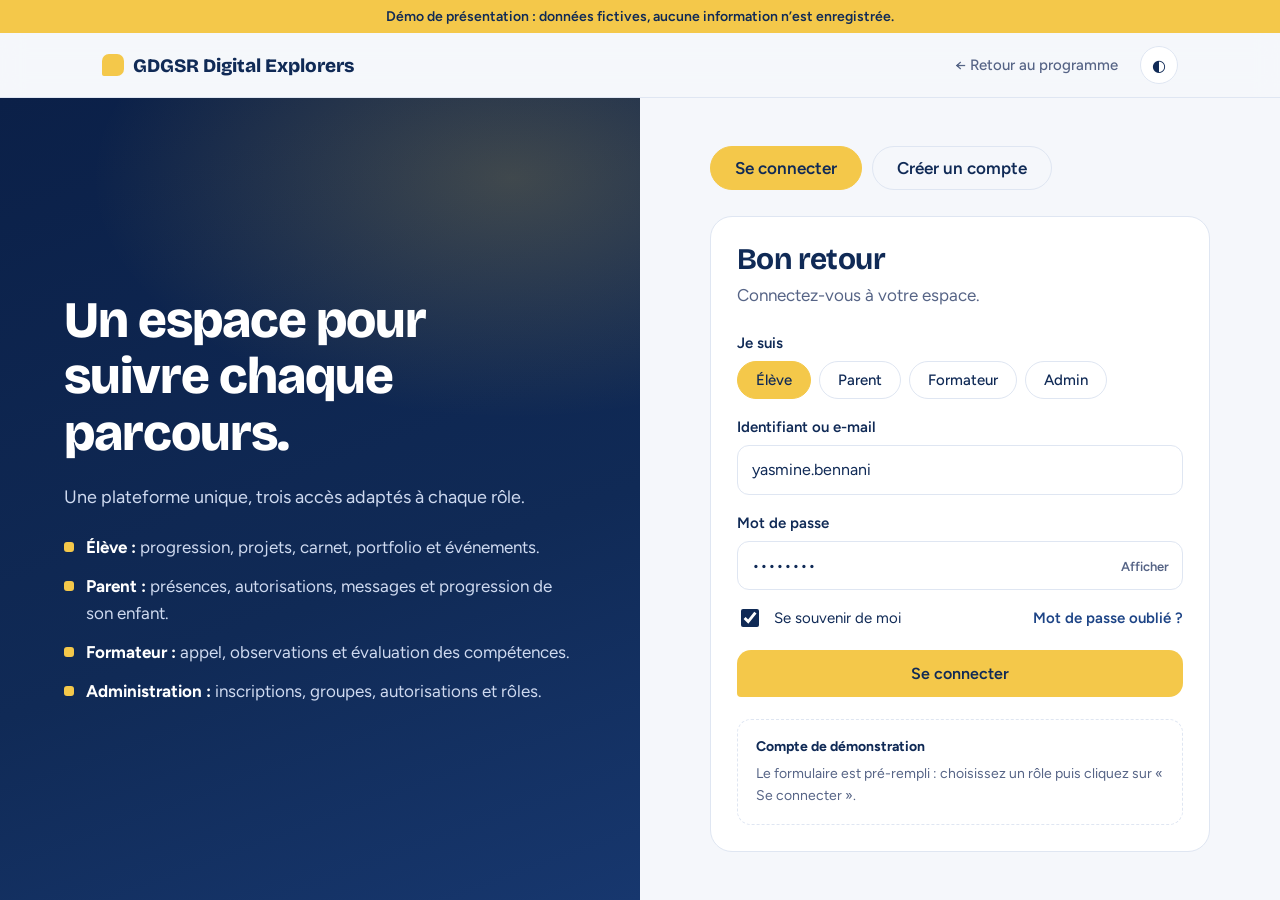
<file: auth.html>
<!DOCTYPE html>
<html lang="fr">
<head>
<meta charset="utf-8">
<meta name="viewport" content="width=device-width, initial-scale=1, viewport-fit=cover">
<title>Connexion — GDGSR Digital Explorers</title>
<link href="https://fonts.googleapis.com/css2?family=Bricolage+Grotesque:wght@500;700;800&family=Figtree:wght@400;500;600&display=swap" rel="stylesheet">
<link rel="stylesheet" href="styles.css">
<link rel="stylesheet" href="app.css">
</head>
<body>
<div class="demo">Démo de présentation : données fictives, aucune information n’est enregistrée.</div>
<header><div class="wrap">
<a class="brand" href="index.html"><i></i>GDGSR Digital Explorers</a>
<a class="hlink" href="index.html">← Retour au programme</a>
<button id="th" aria-label="Changer de thème">◐</button>
</div></header>

<main class="auth">
<div class="auth-side">
<h1>Un espace pour suivre chaque parcours.</h1>
<p>Une plateforme unique, trois accès adaptés à chaque rôle.</p>
<ul>
<li><span><b>Élève :</b> progression, projets, carnet, portfolio et événements.</span></li>
<li><span><b>Parent :</b> présences, autorisations, messages et progression de son enfant.</span></li>
<li><span><b>Formateur :</b> appel, observations et évaluation des compétences.</span></li>
<li><span><b>Administration :</b> inscriptions, groupes, autorisations et rôles.</span></li>
</ul>
</div>

<div class="auth-main"><div class="auth-card">
<div class="tabs" id="atabs" role="tablist"><button class="on" data-t="in" role="tab">Se connecter</button><button data-t="up" role="tab">Créer un compte</button></div>

<form id="fin" class="card">
<h2>Bon retour</h2>
<p class="mut">Connectez-vous à votre espace.</p>
<div class="fld"><span>Je suis</span><div class="seg" id="role"><button type="button" data-r="eleve" class="on">Élève</button><button type="button" data-r="parent">Parent</button><button type="button" data-r="formateur">Formateur</button><button type="button" data-r="admin">Admin</button></div></div>
<label class="fld"><span>Identifiant ou e-mail</span><input id="em" type="text" autocomplete="username" placeholder="prenom.nom@gdgsr.ma" value="yasmine.bennani" required></label>
<label class="fld"><span>Mot de passe</span><div class="pw"><input id="pw" type="password" autocomplete="current-password" placeholder="8 caractères minimum" minlength="8" value="demo1234" required><button type="button" class="eye">Afficher</button></div></label>
<div class="line"><label class="chk"><input type="checkbox" checked>Se souvenir de moi</label><a class="lnk" href="#fin">Mot de passe oublié ?</a></div>
<button class="btn full">Se connecter</button>
<div class="hint"><b>Compte de démonstration</b><p class="mut" style="margin-top:4px">Le formulaire est pré-rempli : choisissez un rôle puis cliquez sur « Se connecter ».</p></div>
</form>

<form id="fup" class="card" novalidate hidden>
<h2>Inscription d’un élève</h2>
<div class="stepper"><i class="on"></i><i></i><i></i></div>
<p class="mut" id="sttl"></p>

<div class="step" data-t="L’élève">
<div class="row2">
<label class="fld"><span>Prénom</span><input id="fn" autocomplete="given-name" placeholder="Prénom" value="Rayan" required></label>
<label class="fld"><span>Nom</span><input autocomplete="family-name" placeholder="Nom" value="Kettani" required></label>
</div>
<div class="row2">
<label class="fld"><span>Date de naissance</span><input type="date" value="2013-04-18" required></label>
<label class="fld"><span>Niveau scolaire</span><select id="niv" required><option value="">Choisir…</option><option value="7e">7e année du collège</option><option value="8e" selected>8e année du collège</option><option value="9e">9e année du collège</option><option value="TC">Tronc commun</option><option value="1B">1re année du bac</option><option value="2B">2e année du bac</option></select></label>
</div>
<label class="fld"><span>Établissement scolaire</span><input placeholder="[Nom de l’établissement]" value="Collège Al Amal" required></label>
<p class="mut sm" id="parc" style="margin:-4px 0 14px"></p>
</div>

<div class="step" data-t="Responsable légal">
<div class="row2">
<label class="fld"><span>Nom complet</span><input autocomplete="name" placeholder="Nom du parent ou tuteur" value="Samira Kettani" required></label>
<label class="fld"><span>Lien avec l’élève</span><select required><option value="">Choisir…</option><option selected>Mère</option><option>Père</option><option>Tuteur légal</option></select></label>
</div>
<label class="fld"><span>Téléphone</span><input type="tel" autocomplete="tel" placeholder="+212 6XX XX XX XX" value="+212 6 61 23 45 67" required></label>
<label class="fld"><span>E-mail</span><input type="email" autocomplete="email" placeholder="parent@exemple.ma" value="samira.kettani@exemple.ma" required></label>
<p class="mut sm" style="margin:-4px 0 14px">Un compte parent est créé avec cette adresse pour suivre la progression de l’élève.</p>
</div>

<div class="step" data-t="Compte et autorisations">
<label class="fld"><span>Mot de passe de l’élève</span><div class="pw"><input id="pw1" type="password" autocomplete="new-password" placeholder="8 caractères minimum" minlength="8" value="demo1234" required><button type="button" class="eye">Afficher</button></div></label>
<label class="fld"><span>Confirmer le mot de passe</span><input id="pw2" type="password" autocomplete="new-password" value="demo1234" required></label>
<label class="chk"><input type="checkbox" checked required><span>J’accepte la charte d’usage du numérique de GDGSR.</span></label>
<label class="chk"><input type="checkbox" checked required><span>Le responsable légal autorise la participation de l’élève au programme.</span></label>
<label class="chk"><input type="checkbox" checked required><span>J’accepte le traitement des données personnelles, limité au suivi pédagogique.</span></label>
<label class="chk"><input type="checkbox" checked><span>Droit à l’image : photos et vidéos autorisées pour la communication de l’école (facultatif).</span></label>
</div>

<div class="acts"><button type="button" class="btn sec" id="prev">Retour</button><button class="btn" id="next">Continuer</button></div>
<p class="note">Les comptes formateurs et administrateurs sont créés par l’administration.</p>
</form>

<div id="done" class="card done" hidden>
<div class="ic">✓</div>
<h2>Demande envoyée</h2>
<p class="mut">L’inscription de <b id="dn"></b> sera validée par l’administration après vérification de l’autorisation parentale. Le responsable légal recevra un e-mail de confirmation.</p>
<a class="btn" href="espace.html#eleve">Découvrir l’espace élève</a>
</div>
</div></div>
</main>

<script src="auth.js"></script>
</body>
</html>
</file>
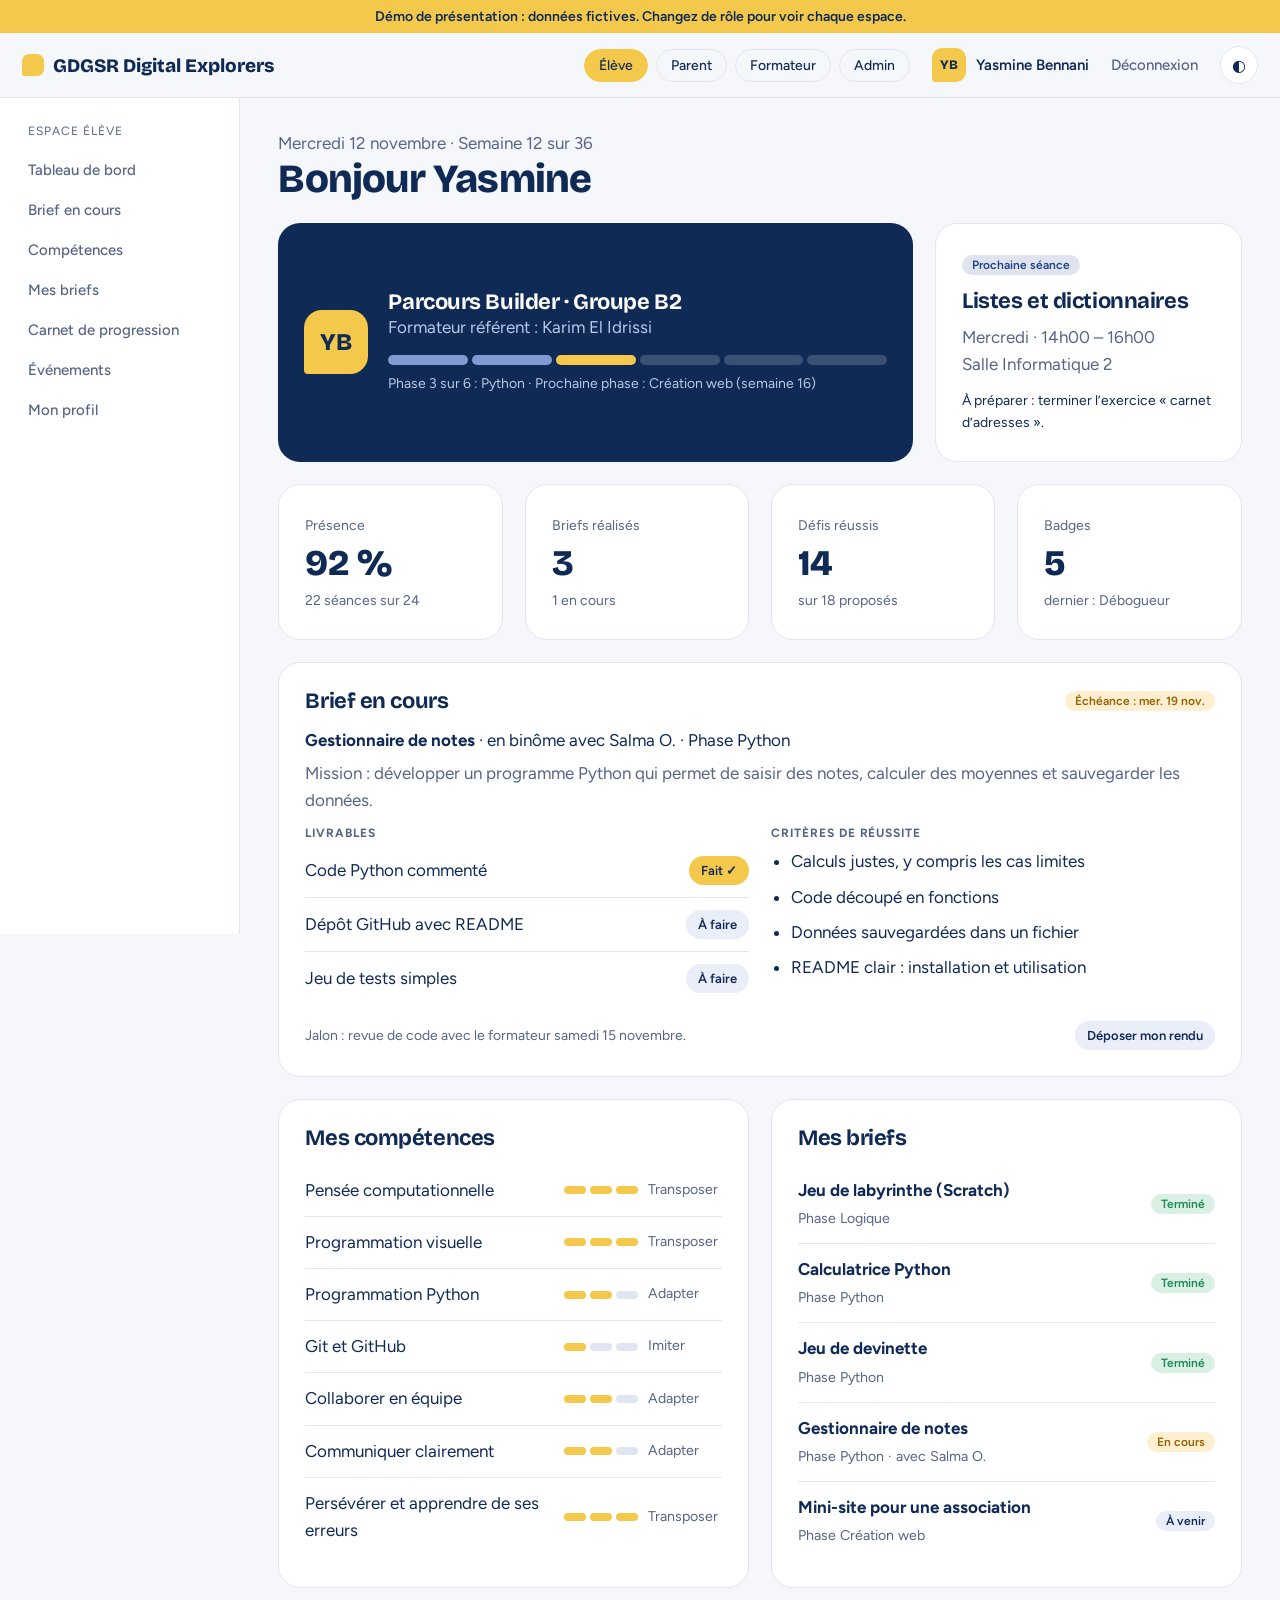
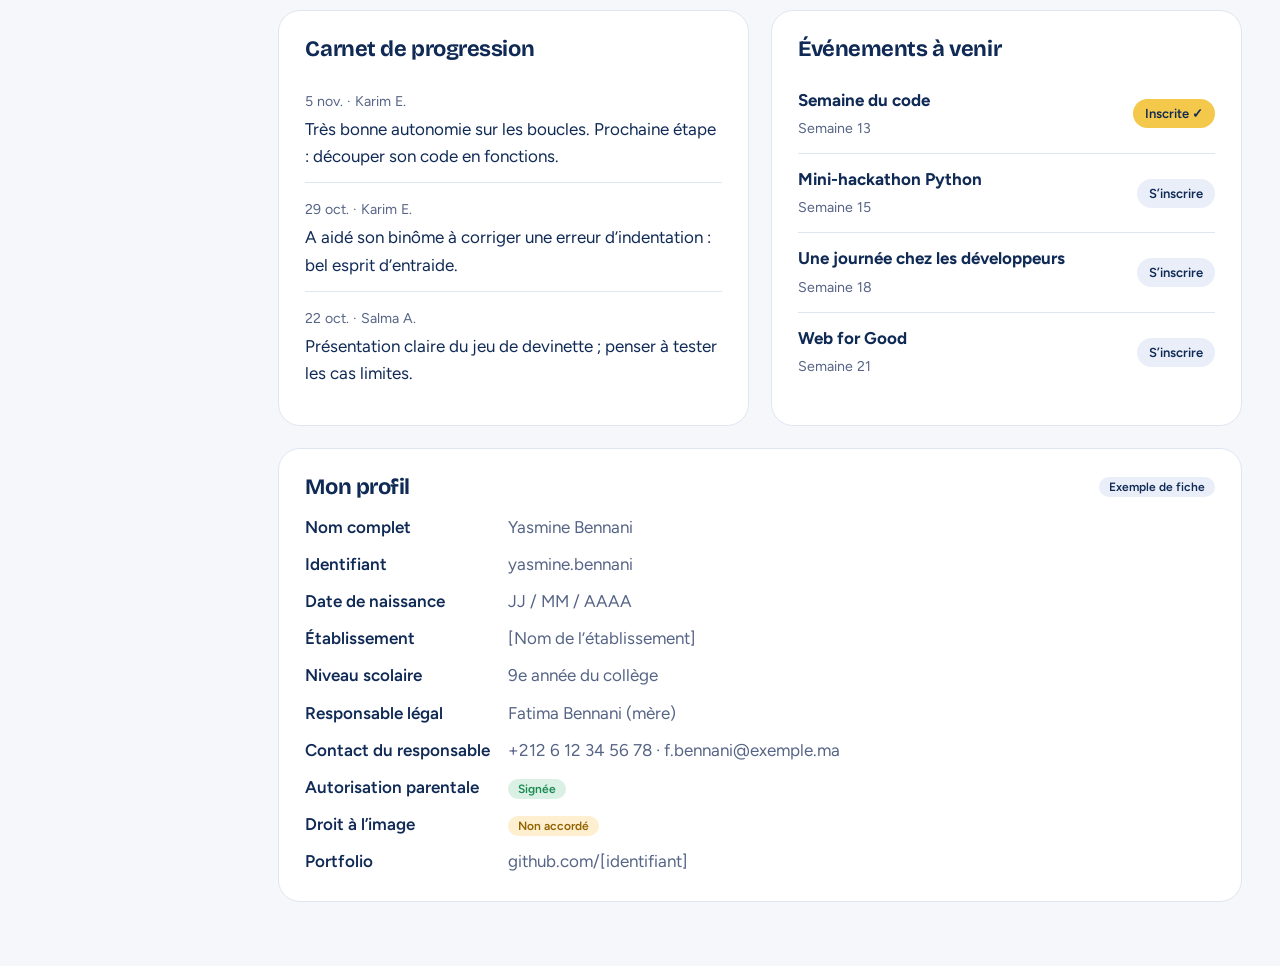
<file: espace.html>
<!DOCTYPE html>
<html lang="fr">
<head>
<meta charset="utf-8">
<meta name="viewport" content="width=device-width, initial-scale=1, viewport-fit=cover">
<title>Mon espace — GDGSR Digital Explorers</title>
<link href="https://fonts.googleapis.com/css2?family=Bricolage+Grotesque:wght@500;700;800&family=Figtree:wght@400;500;600&display=swap" rel="stylesheet">
<link rel="stylesheet" href="styles.css">
<link rel="stylesheet" href="app.css">
</head>
<body>
<div class="demo">Démo de présentation : données fictives. Changez de rôle pour voir chaque espace.</div>
<header class="app-h"><div class="wrap">
<a class="brand" href="index.html"><i></i>GDGSR Digital Explorers</a>
<div class="seg roles" id="roles" aria-label="Voir en tant que"><button data-r="eleve">Élève</button><button data-r="parent">Parent</button><button data-r="formateur">Formateur</button><button data-r="admin">Admin</button></div>
<div class="me"><span class="av sm" id="me-av"></span><span id="me-n"></span></div>
<a class="hlink" href="auth.html">Déconnexion</a>
<button id="th" aria-label="Changer de thème">◐</button>
</div></header>
<div class="app">
<aside class="side" id="side"></aside>
<main class="dash" id="dash"></main>
</div>
<script src="espace.js"></script>
</body>
</html>
</file>
<file: styles.css>
:root{--blue:#102A56;--blue2:#1d4486;--yel:#F4C84A;--bg:#F5F7FB;--ink:#102A56;--mut:#566486;--card:#fff;--line:#dfe6f2;--soft:#e9eef8;--hd:rgba(245,247,251,.88);
box-sizing:border-box;padding-top:env(safe-area-inset-top,0px);padding-bottom:env(safe-area-inset-bottom,0px)}
:root[data-theme="dark"]{--bg:#0a1a38;--ink:#edf1fa;--mut:#9fb0cf;--card:#112650;--line:#22407a;--soft:#16305f;--hd:rgba(10,26,56,.88)}
*,*::before,*::after{box-sizing:border-box}
html{scroll-behavior:smooth;scroll-padding-top:calc(76px + env(safe-area-inset-top,0px))}
body{margin:0;background:var(--bg);color:var(--ink);font:400 17px/1.6 Figtree,system-ui,sans-serif}
body::before{content:"";position:fixed;inset:0 0 auto;height:env(safe-area-inset-top,0px);background:var(--hd);backdrop-filter:blur(12px);z-index:30}
h1,h2,h3{font-family:"Bricolage Grotesque",Figtree,system-ui,sans-serif;line-height:1.1;margin:0;letter-spacing:-.02em}
p{margin:0}
a{color:inherit}
:focus-visible{outline:3px solid var(--yel);outline-offset:3px}
.wrap{max-width:1120px;margin:auto;padding:0 22px}
header{position:sticky;top:env(safe-area-inset-top,0px);z-index:20;background:var(--hd);backdrop-filter:blur(12px);border-bottom:1px solid var(--line)}
header .wrap{display:flex;align-items:center;gap:22px;height:64px}
.brand{font:800 19px "Bricolage Grotesque",sans-serif;text-decoration:none;display:flex;align-items:center;gap:9px}
.brand i{width:22px;height:22px;background:var(--yel);border-radius:7px 7px 7px 2px;display:block}
nav{display:flex;gap:4px;margin-left:auto;align-items:center}
nav a{text-decoration:none;font-size:15px;font-weight:500;padding:6px 11px;border-radius:99px;color:var(--mut);white-space:nowrap}
nav a:hover,nav a.on{background:var(--yel);color:#102A56}
.dd{position:relative}
.dd>button{font:500 15px Figtree,sans-serif;border:0;background:none;padding:6px 11px;border-radius:99px;color:var(--mut);cursor:pointer;white-space:nowrap}
.dd>button::after{content:"";display:inline-block;width:6px;height:6px;border:solid currentColor;border-width:0 1.5px 1.5px 0;transform:rotate(45deg);margin:0 0 3px 8px;transition:transform .2s}
.dd>button:hover,.dd.on>button,.dd.open>button{background:var(--yel);color:#102A56}
.dd.open>button::after{transform:rotate(-135deg);margin-bottom:-1px}
.menu{position:absolute;top:calc(100% + 8px);left:0;min-width:200px;background:var(--card);border:1px solid var(--line);border-radius:14px;padding:6px;box-shadow:0 18px 40px -16px rgba(16,42,86,.35);display:none;flex-direction:column;gap:2px;z-index:40}
.menu::before{content:"";position:absolute;left:0;right:0;top:-10px;height:10px}
.dd:hover .menu,.dd.open .menu{display:flex}
.menu a{border-radius:10px;padding:8px 12px;color:var(--ink)}
#th{border:1px solid var(--line);background:var(--card);color:var(--ink);width:38px;height:38px;border-radius:50%;cursor:pointer;font-size:16px}
@media(max-width:860px){nav{display:none}header .wrap{justify-content:space-between}}
.hbtn{text-decoration:none;font:600 15px Figtree,sans-serif;background:var(--yel);color:#102A56;padding:8px 16px;border-radius:99px;white-space:nowrap}
@media(max-width:860px){.hbtn{margin-left:auto}}
.hero{background:radial-gradient(900px 500px at 85% 10%,rgba(244,200,74,.22),transparent 60%),linear-gradient(160deg,#0b2048,#102A56 60%,#17376e);color:#fff;padding:84px 0 96px;overflow:hidden}
.hero .wrap{display:grid;grid-template-columns:1.15fr .85fr;gap:48px;align-items:center}
@media(max-width:860px){.hero .wrap{grid-template-columns:1fr}.hero{padding:56px 0 64px}}
.hero small{display:inline-block;background:rgba(255,255,255,.1);border:1px solid rgba(255,255,255,.2);padding:6px 14px;border-radius:99px;font-size:14px;margin-bottom:22px}
.hero h1{font-size:clamp(44px,7.2vw,92px);font-weight:800}
.hero h1 span{background:linear-gradient(transparent 62%,var(--yel) 62% 92%,transparent 92%);padding:0 6px;margin-left:-6px;color:#fff}
.hero p.lead{font-size:20px;max-width:34em;margin:24px 0 32px;color:#cfdaf0}
.btn{display:inline-block;background:var(--yel);color:#102A56;font-weight:600;text-decoration:none;padding:14px 26px;border-radius:14px 14px 14px 4px;border:0;cursor:pointer;font-size:16px;font-family:inherit;transition:transform .2s}
.btn:hover{transform:translateY(-2px)}
.btn.ghost{background:transparent;color:#fff;border:1.5px solid rgba(255,255,255,.4);margin-left:10px}
.term{background:#081833;border:1px solid rgba(255,255,255,.14);border-radius:18px;box-shadow:0 30px 60px -20px rgba(0,0,0,.6);transform:rotate(1.6deg)}
.term .bar{display:flex;gap:7px;padding:13px 16px;border-bottom:1px solid rgba(255,255,255,.1)}
.term .bar b{width:11px;height:11px;border-radius:50%;background:#2b4a85}
.term .bar b:first-child{background:var(--yel)}
.term pre{margin:0;padding:20px 22px 26px;font:14.5px/1.75 ui-monospace,Menlo,Consolas,monospace;color:#cfe0ff;min-height:250px;white-space:pre-wrap}
.k{color:var(--yel)}.s{color:#8fd3ff}.c{color:#6d86b5}
.cur{display:inline-block;width:8px;height:1em;background:var(--yel);vertical-align:-2px;animation:bl 1s steps(2) infinite}
@keyframes bl{50%{opacity:0}}
section{padding:92px 0}
section.alt{background:var(--soft)}
section.dk{background:#102A56;color:#fff}
section.dk .mut{color:#b9c8e6}
.hd{max-width:660px;margin-bottom:44px}
.hd h2{font-size:clamp(32px,4.4vw,52px);font-weight:800}
.hd p{color:var(--mut);margin-top:14px;font-size:18px}
.dk .hd p{color:#b9c8e6}
.mut{color:var(--mut)}
.g3{display:grid;grid-template-columns:repeat(auto-fit,minmax(250px,1fr));gap:20px}
.card{background:var(--card);border:1px solid var(--line);border-radius:22px;padding:26px}
.card h3{font-size:22px;margin-bottom:10px}
.vis .card:nth-child(2){border-radius:22px 22px 4px 22px}
.vis .card:nth-child(3){border-radius:4px 22px 22px 22px}
.vis .card::before{content:"";display:block;width:34px;height:6px;border-radius:9px;background:var(--yel);margin-bottom:18px}
.stats{display:grid;grid-template-columns:repeat(auto-fit,minmax(200px,1fr));gap:0;margin-top:56px;border-top:1px solid var(--line)}
.stat{padding:26px 22px 8px 0}
.stat b{display:block;font:800 clamp(40px,5vw,64px)/1 "Bricolage Grotesque",sans-serif}
.stat span{color:var(--mut)}
.calc{margin-top:48px;background:var(--blue);color:#fff;border-radius:26px;padding:32px;display:grid;grid-template-columns:1fr 1fr;gap:32px;align-items:center}
@media(max-width:760px){.calc{grid-template-columns:1fr}}
.calc label{display:block;font-weight:600;margin:0 0 8px}
.calc input[type=range]{width:100%;accent-color:var(--yel)}
.calc input[type=range]+label{margin-top:18px}
.seg{display:flex;gap:8px;margin-bottom:22px;flex-wrap:wrap}
.seg button,.tabs button,.chip{font:500 15px Figtree,sans-serif;border:1.5px solid var(--line);background:transparent;color:inherit;padding:9px 18px;border-radius:99px;cursor:pointer}
.calc .seg button{border-color:rgba(255,255,255,.35)}
.seg button.on,.tabs button.on,.chip.on{background:var(--yel);color:#102A56;border-color:var(--yel)}
.calc output{font:800 56px/1 "Bricolage Grotesque",sans-serif;color:var(--yel)}
.tabs{display:flex;gap:10px;margin-bottom:26px;flex-wrap:wrap}
.tabs button{font-size:17px;font-weight:600;padding:11px 24px}
.pane{display:grid;grid-template-columns:1fr 1.2fr;gap:20px}
@media(max-width:800px){.pane{grid-template-columns:1fr}}
.pane ul{margin:14px 0 0;padding-left:20px}
.pane li{margin:5px 0}
.dl{display:grid;grid-template-columns:auto 1fr;gap:10px 18px;margin:0}
.dl dt{font-weight:600}.dl dd{margin:0;color:var(--mut)}
.tl{display:flex;border-radius:16px;overflow:hidden;gap:3px;margin-bottom:22px}
.tl button{border:0;padding:20px 6px;color:#102A56;background:#2b4a85;cursor:pointer;font:600 14px Figtree,sans-serif;transition:.25s;min-width:0}
.tl button span{display:block;font-weight:500;font-size:12px;opacity:.75}
.tl button{background:#c9d6f0}
.tl button.on{background:var(--yel)}
.ph{display:grid;grid-template-columns:1fr 1fr;gap:28px;background:rgba(255,255,255,.07);border:1px solid rgba(255,255,255,.16);border-radius:22px;padding:30px}
@media(max-width:760px){.ph{grid-template-columns:1fr}}
.ph h3{font-size:30px}
.ph ul{margin:0;padding-left:20px}
.ph li{margin:6px 0}
.ph em{display:block;margin-top:16px;font-style:normal;color:var(--yel);font-weight:600}
.sess{display:flex;gap:6px;flex-wrap:wrap}
.sess button{flex:var(--m) 1 0;min-width:84px;border:0;border-radius:14px;padding:18px 8px;background:var(--blue);color:#fff;cursor:pointer;font:inherit;text-align:center;transition:.2s}
.sess button b{display:block;font:800 24px "Bricolage Grotesque",sans-serif}
.sess button.on{background:var(--yel);color:#102A56}
.sinfo{margin-top:18px;font-size:19px;min-height:60px}
.three{display:grid;grid-template-columns:repeat(3,1fr);gap:0;margin-top:8px}
@media(max-width:760px){.three{grid-template-columns:1fr}}
.three div{padding:6px 28px 6px 0;position:relative}
.three b{font:800 28px "Bricolage Grotesque",sans-serif;display:block;margin-bottom:6px}
.three .n{width:38px;height:38px;border-radius:50%;background:var(--yel);color:#102A56;display:grid;place-items:center;font-weight:800;margin-bottom:12px}
.ex{margin-top:30px;padding:20px 24px;border-left:6px solid var(--yel);background:var(--card);border-radius:4px 18px 18px 4px}
.bars{display:grid;gap:14px}
.bar-r{display:grid;grid-template-columns:190px 1fr 52px;gap:14px;align-items:center}
@media(max-width:600px){.bar-r{grid-template-columns:110px 1fr 44px;font-size:15px}}
.trk{height:16px;border-radius:9px;background:var(--soft);overflow:hidden}
.trk i{display:block;height:100%;width:0;background:var(--yel);border-radius:9px;transition:width 1.2s cubic-bezier(.2,.8,.2,1)}
.chips{display:flex;gap:10px;flex-wrap:wrap;margin-bottom:22px}
.cl{display:grid;grid-template-columns:repeat(auto-fill,minmax(300px,1fr));gap:10px}
.cl div{display:flex;gap:12px;align-items:center;padding:12px 16px;background:var(--card);border:1px solid var(--line);border-radius:12px}
.cl code{font:600 13px ui-monospace,monospace;background:var(--yel);color:#102A56;padding:3px 8px;border-radius:6px}
.ev{display:grid;grid-template-columns:repeat(auto-fill,minmax(260px,1fr));gap:18px}
.ev .card{display:flex;flex-direction:column;gap:8px}
.ev .top{display:flex;justify-content:space-between;align-items:center}
.ev .tag{font:600 13px Figtree,sans-serif;background:var(--yel);color:#102A56;padding:3px 10px;border-radius:99px}
.ev .wk{font:700 14px ui-monospace,monospace;color:var(--mut)}
.ev small{color:var(--mut);font-size:14px;margin-top:auto}
.ag{padding:8px 26px}
.ag div{display:grid;grid-template-columns:110px 1fr;gap:18px;padding:14px 0;border-bottom:1px solid var(--line)}
.ag div:last-child{border-bottom:0}
.ag b{font:600 14px ui-monospace,monospace;color:var(--mut)}
@media(max-width:600px){.ag div{grid-template-columns:1fr;gap:4px}}
.safe{display:grid;grid-template-columns:repeat(auto-fit,minmax(300px,1fr));gap:0 40px}
.safe div{padding:18px 0;border-bottom:1px solid rgba(255,255,255,.18)}
.safe b{display:block;font:700 20px "Bricolage Grotesque",sans-serif;color:var(--yel)}
.cyc{display:grid;grid-template-columns:repeat(5,1fr);gap:14px;margin:44px 0 56px}
@media(max-width:900px){.cyc{grid-template-columns:1fr 1fr}}
.cyc div{background:rgba(255,255,255,.07);border:1px solid rgba(255,255,255,.16);border-radius:18px;padding:18px}
.cyc b{display:block;font:700 18px "Bricolage Grotesque",sans-serif;color:var(--yel);margin-bottom:6px}
.cyc small{color:#b9c8e6;font-size:15px}
.brief{background:var(--card);color:var(--ink);border-radius:22px;padding:30px}
.dk .brief .mut{color:var(--mut)}
.brief h3{font-size:28px;margin:12px 0 4px}
.btag{font:600 13px Figtree,sans-serif;background:var(--yel);color:#102A56;padding:3px 10px;border-radius:99px}
.bg{display:grid;grid-template-columns:1fr 1fr;gap:30px;margin-top:22px;border-top:1px solid var(--line);padding-top:22px}
@media(max-width:760px){.bg{grid-template-columns:1fr}}
.brief h4{font:700 13px Figtree,sans-serif;text-transform:uppercase;letter-spacing:.08em;color:var(--mut);margin:0 0 6px}
.brief p+h4,.brief ul+h4{margin-top:20px}
.brief ul{margin:0;padding-left:20px}
.brief li{margin:4px 0}
.bc{display:flex;gap:8px;flex-wrap:wrap}
.bc code{font:600 13px ui-monospace,monospace;background:var(--soft);color:var(--ink);padding:4px 10px;border-radius:8px}
.team{width:100%;border-collapse:collapse}
.team td{padding:16px 10px;border-bottom:1px solid var(--line);vertical-align:top}
.team td:first-child{font-weight:600;width:34%}
.steps{display:grid;grid-template-columns:repeat(auto-fit,minmax(230px,1fr));gap:20px;counter-reset:s}
.steps div{counter-increment:s;padding-top:18px;border-top:4px solid var(--yel)}
.steps div::before{content:"M" counter(s);display:none}
.steps b{font:700 24px "Bricolage Grotesque",sans-serif;display:block}
.steps span{color:var(--mut);font-size:15px;font-weight:600}
.ok li{list-style:none;margin:0}
.ok label{display:flex;gap:14px;padding:14px 18px;margin-bottom:8px;background:var(--card);border:1px solid var(--line);border-radius:14px;cursor:pointer}
.ok input{accent-color:#102A56;width:20px;height:20px;margin-top:3px;flex:none}
.ok ul{padding:0;margin:0}
.prog{height:10px;background:var(--soft);border-radius:9px;margin:0 0 22px;overflow:hidden}
.prog i{display:block;height:100%;width:0;background:var(--yel);transition:width .4s}
footer{background:#0a1a38;color:#fff;padding:70px 0 40px}
footer h2{font-size:clamp(34px,5vw,60px);max-width:14em}
footer p{color:#a9b9da;margin-top:20px}
.rv{opacity:0;transform:translateY(18px);transition:opacity .7s,transform .7s}
.rv.in{opacity:1;transform:none}
@media(prefers-reduced-motion:reduce){*{animation:none!important;transition:none!important}.rv{opacity:1;transform:none}html{scroll-behavior:auto}}
</file>
<file: app.css>
.demo{background:var(--yel);color:#102A56;text-align:center;font:600 14px Figtree,sans-serif;padding:8px 16px}
.hlink{margin-left:auto;text-decoration:none;font-weight:500;font-size:15px;color:var(--mut)}
.hlink:hover{color:var(--ink)}
.sm{font-size:14px}.mt{margin-top:12px}.grow{flex:1;min-width:220px}

/* auth */
.auth{min-height:calc(100vh - 100px);display:grid;grid-template-columns:1fr 1fr}
@media(max-width:900px){.auth{grid-template-columns:1fr}.auth-side{display:none}}
.auth-side{background:radial-gradient(700px 400px at 80% 10%,rgba(244,200,74,.22),transparent 60%),linear-gradient(160deg,#0b2048,#102A56 60%,#17376e);color:#fff;padding:64px clamp(28px,5vw,72px);display:flex;flex-direction:column;justify-content:center;gap:22px}
.auth-side h1{font-size:clamp(36px,4vw,56px);font-weight:800}
.auth-side p{color:#cfdaf0;font-size:18px}
.auth-side ul{margin:0;padding:0;list-style:none;display:grid;gap:12px}
.auth-side li{display:flex;gap:12px;color:#cfdaf0}
.auth-side li::before{content:"";flex:none;width:10px;height:10px;margin-top:8px;border-radius:3px;background:var(--yel)}
.auth-side li b{color:#fff}
.auth-main{display:flex;align-items:center;justify-content:center;padding:48px 22px}
.auth-card{width:100%;max-width:500px}
.auth-card h2{font-size:30px;margin-bottom:6px}
.auth-card form>p.mut{margin-bottom:22px}
.fld{display:block;margin-bottom:16px}
.fld>span{display:block;font-weight:600;font-size:15px;margin-bottom:6px}
.fld input,.fld select,.fld textarea{width:100%;font:inherit;font-size:16px;padding:11px 14px;border:1.5px solid var(--line);border-radius:12px;background:var(--card);color:var(--ink)}
.fld textarea{resize:vertical}
.fld input:focus,.fld select:focus,.fld textarea:focus{outline:none;border-color:var(--yel);box-shadow:0 0 0 3px rgba(244,200,74,.35)}
.fld .seg{margin-bottom:0}
.row2{display:grid;grid-template-columns:1fr 1fr;gap:0 14px}
@media(max-width:520px){.row2{grid-template-columns:1fr}}
.pw{position:relative}
.pw input{padding-right:90px}
.pw button{position:absolute;right:8px;top:50%;transform:translateY(-50%);border:0;background:none;color:var(--mut);cursor:pointer;font:600 13px Figtree,sans-serif;padding:6px}
.chk{display:flex;gap:12px;align-items:flex-start;margin-bottom:12px;font-size:15px;cursor:pointer}
.chk input{accent-color:#102A56;width:18px;height:18px;margin-top:3px;flex:none}
.line{display:flex;justify-content:space-between;align-items:center;gap:10px;margin:4px 0 20px;font-size:15px;flex-wrap:wrap}
.line .chk{margin:0}
.lnk{color:var(--blue2);font-weight:600;text-decoration:none}
:root[data-theme="dark"] .lnk{color:var(--yel)}
.full{width:100%}
.hint{margin-top:22px;padding:16px 18px;border:1.5px dashed var(--line);border-radius:14px;font-size:14px}
.note{margin-top:16px;font-size:14px;color:var(--mut);text-align:center}
.stepper{display:flex;gap:8px;margin-bottom:10px}
.stepper i{flex:1;height:6px;border-radius:9px;background:var(--line)}
.stepper i.on{background:var(--yel)}
.step{display:none}.step.on{display:block}
.acts{display:flex;justify-content:space-between;gap:10px;margin-top:8px}
.btn.sec{background:var(--soft);color:var(--ink)}
.done{text-align:center}
.done .ic{width:64px;height:64px;border-radius:50%;background:var(--yel);display:grid;place-items:center;margin:0 auto 18px;font-size:30px;color:#102A56}
.done p{margin-bottom:22px}

/* dashboard */
.app-h .wrap{max-width:none}
.roles{margin:0 0 0 auto;flex-wrap:nowrap}
.roles button{padding:7px 14px;font-size:14px}
.me{display:flex;align-items:center;gap:10px;font-weight:600;font-size:15px;white-space:nowrap}
.app-h .hlink{margin-left:0}
@media(max-width:760px){.app-h .brand{font-size:0;gap:0}.me>span:last-child{display:none}.roles button{padding:6px 10px;font-size:13px}.app-h .hlink{display:none}}
.app{display:grid;grid-template-columns:240px 1fr;min-height:calc(100vh - 100px)}
@media(max-width:900px){.app{grid-template-columns:1fr}.side{display:none}}
.side{border-right:1px solid var(--line);padding:24px 14px;background:var(--card);position:sticky;top:64px;height:calc(100vh - 64px);overflow:auto}
.side small{display:block;padding:0 14px;margin:0 0 10px;font-size:12px;text-transform:uppercase;letter-spacing:.08em;color:var(--mut)}
.side button{display:block;width:100%;text-align:left;border:0;background:none;font:500 15px Figtree,sans-serif;padding:10px 14px;border-radius:12px;color:var(--mut);cursor:pointer;margin-bottom:2px}
.side button:hover{background:var(--soft);color:var(--ink)}
.dash{padding:32px clamp(18px,3vw,40px) 64px;display:grid;gap:22px;align-content:start;min-width:0}
.dash h1{font-size:clamp(28px,3.4vw,40px);font-weight:800}
.grid{display:grid;gap:22px;grid-template-columns:repeat(12,minmax(0,1fr))}
.c3{grid-column:span 3}.c4{grid-column:span 4}.c6{grid-column:span 6}.c8{grid-column:span 8}.c12{grid-column:span 12}
@media(max-width:1100px){.c3{grid-column:span 6}.c4,.c6,.c8{grid-column:span 12}}
@media(max-width:600px){.c3{grid-column:span 12}}
.ch{display:flex;justify-content:space-between;align-items:center;gap:12px;margin-bottom:14px;flex-wrap:wrap}
.ch h3{margin:0}
.kpi b{display:block;font:800 36px/1.1 "Bricolage Grotesque",sans-serif;margin:6px 0 2px}
.kpi>span{color:var(--mut);font-size:14px}
.prof{display:flex;gap:20px;align-items:center;flex-wrap:wrap;background:var(--blue);color:#fff;border:0}
.prof h3{margin:0}
.prof .mut{color:#b9c8e6}
.av{width:64px;height:64px;border-radius:18px 18px 18px 4px;background:var(--yel);color:#102A56;display:grid;place-items:center;font:800 24px "Bricolage Grotesque",sans-serif;flex:none}
.av.sm{width:34px;height:34px;font-size:13px;border-radius:10px 10px 10px 3px}
.pill{display:inline-block;font:600 12px Figtree,sans-serif;padding:3px 10px;border-radius:99px;background:var(--soft);color:var(--ink);white-space:nowrap}
.pill.ok{background:rgba(34,160,95,.16);color:#1b8a52}
.pill.wa{background:rgba(244,180,40,.22);color:#946200}
.pill.ko{background:rgba(220,60,60,.15);color:#c43c3c}
.pill.in{background:rgba(29,68,134,.14);color:#1d4486}
:root[data-theme="dark"] .pill.in{color:#9fc0ff}
:root[data-theme="dark"] .pill.wa{color:#f4c84a}
.tw{overflow-x:auto}
.tbl{width:100%;border-collapse:collapse;font-size:15px}
.tbl th{text-align:left;font-size:13px;color:var(--mut);font-weight:600;padding:0 10px 10px;border-bottom:1px solid var(--line);white-space:nowrap}
.tbl td{padding:11px 10px;border-bottom:1px solid var(--line);vertical-align:middle}
.tbl tr:last-child td{border-bottom:0}
.tbl .trk{min-width:80px;flex:1;height:10px}
.li .trk,.who .trk{flex:1}
.perm td:not(:first-child),.perm th:not(:first-child){text-align:center}
.who{display:flex;gap:10px;align-items:center}
.li{display:flex;justify-content:space-between;gap:12px;align-items:center;padding:12px 0;border-bottom:1px solid var(--line)}
.li:last-child{border-bottom:0}
.li .w{min-width:74px}
.ph6{display:flex;gap:4px;margin:14px 0 8px}
.ph6 i{flex:1;height:10px;border-radius:9px;background:rgba(255,255,255,.18)}
.ph6 i.d{background:#7f9bd0}.ph6 i.on{background:var(--yel)}
.lv{display:flex;gap:4px}
.lv i{width:22px;height:8px;border-radius:9px;background:var(--line)}
.lv i.on{background:var(--yel)}
.mini{border:0;font:600 13px Figtree,sans-serif;padding:7px 12px;border-radius:99px;cursor:pointer;background:var(--soft);color:var(--ink);white-space:nowrap}
.mini.y{background:var(--yel);color:#102A56}
.mini.ko{background:rgba(220,60,60,.15);color:#c43c3c}
.acts2{display:flex;gap:6px}
.bh{font:700 12px Figtree,sans-serif;text-transform:uppercase;letter-spacing:.08em;color:var(--mut);margin:0 0 4px}
.crit{margin:0;padding-left:20px}
.crit li{margin:8px 0}
.search{width:100%;max-width:260px;font:inherit;font-size:15px;padding:8px 14px;border:1.5px solid var(--line);border-radius:99px;background:var(--card);color:var(--ink)}
.cnt{display:flex;justify-content:space-between;align-items:center;gap:12px;margin-top:16px;flex-wrap:wrap}
.cnt .btn{padding:10px 20px;font-size:15px}
</file>
